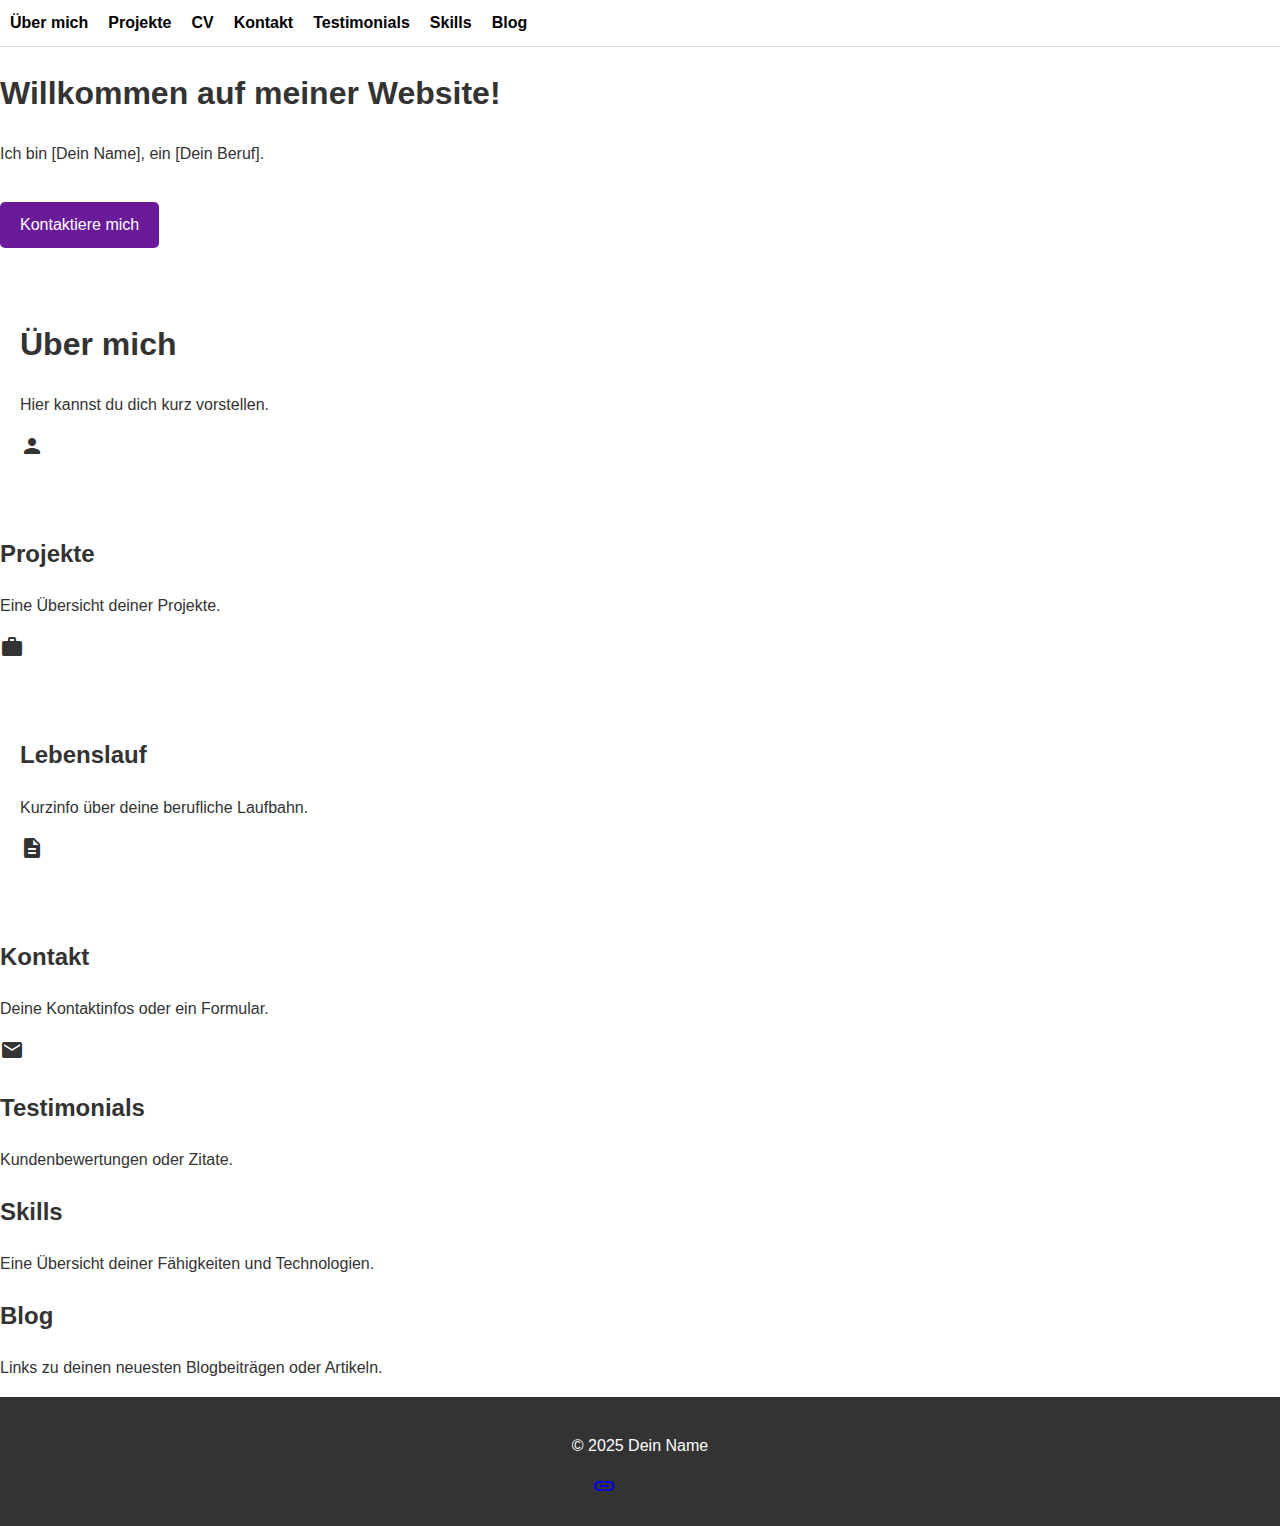
<file: index.html>
<!DOCTYPE html>
<html lang="de">
<head>
    <meta charset="UTF-8">
    <meta name="viewport" content="width=device-width, initial-scale=1.0">
    <title>Meine Online-Visitenkarte</title>
    <link rel="stylesheet" href="styles.css">
    <link href="https://fonts.googleapis.com/css2?family=Roboto:wght@300;400;700&display=swap" rel="stylesheet">
    <link href="https://fonts.googleapis.com/icon?family=Material+Icons" rel="stylesheet">
</head>
<body>
    <header>
        <nav>
            <label for="menu-toggle" class="menu-icon"><span class="material-icons">menu</span></label>
            <input type="checkbox" id="menu-toggle">
            <ul>
                <li><a href="#about">Über mich</a></li>
                <li><a href="#projects">Projekte</a></li>
                <li><a href="#cv">CV</a></li>
                <li><a href="#contact">Kontakt</a></li>
                <li><a href="#testimonials">Testimonials</a></li>
                <li><a href="#skills">Skills</a></li>
                <li><a href="#blog">Blog</a></li>
            </ul>
        </nav>
    </header>
    <section id="hero">
        <h1>Willkommen auf meiner Website!</h1>
        <p>Ich bin [Dein Name], ein [Dein Beruf].</p>
        <a href="#contact" class="cta-button">Kontaktiere mich</a>
    </section>
    <section id="about">
        <h1>Über mich</h1>
        <p>Hier kannst du dich kurz vorstellen.</p>
        <span class="material-icons">person</span>
    </section>
    <section id="projects">
        <h2>Projekte</h2>
        <p>Eine Übersicht deiner Projekte.</p>
        <span class="material-icons">work</span>
    </section>
    <section id="cv">
        <h2>Lebenslauf</h2>
        <p>Kurzinfo über deine berufliche Laufbahn.</p>
        <span class="material-icons">description</span>
    </section>
    <section id="contact">
        <h2>Kontakt</h2>
        <p>Deine Kontaktinfos oder ein Formular.</p>
        <span class="material-icons">email</span>
    </section>
    <section id="testimonials">
        <h2>Testimonials</h2>
        <p>Kundenbewertungen oder Zitate.</p>
    </section>
    <section id="skills">
        <h2>Skills</h2>
        <p>Eine Übersicht deiner Fähigkeiten und Technologien.</p>
    </section>
    <section id="blog">
        <h2>Blog</h2>
        <p>Links zu deinen neuesten Blogbeiträgen oder Artikeln.</p>
    </section>
    <footer>
        <p>&copy; 2025 Dein Name</p>
        <div class="social-media">
            <a href="https://twitter.com/deinprofil" target="_blank"><span class="material-icons">twitter</span></a>
            <a href="https://linkedin.com/in/deinprofil" target="_blank"><span class="material-icons">linkedin</span></a>
            <a href="https://github.com/deinprofil" target="_blank"><span class="material-icons">github</span></a>
        </div>
    </footer>
</body>
</html>
</file>
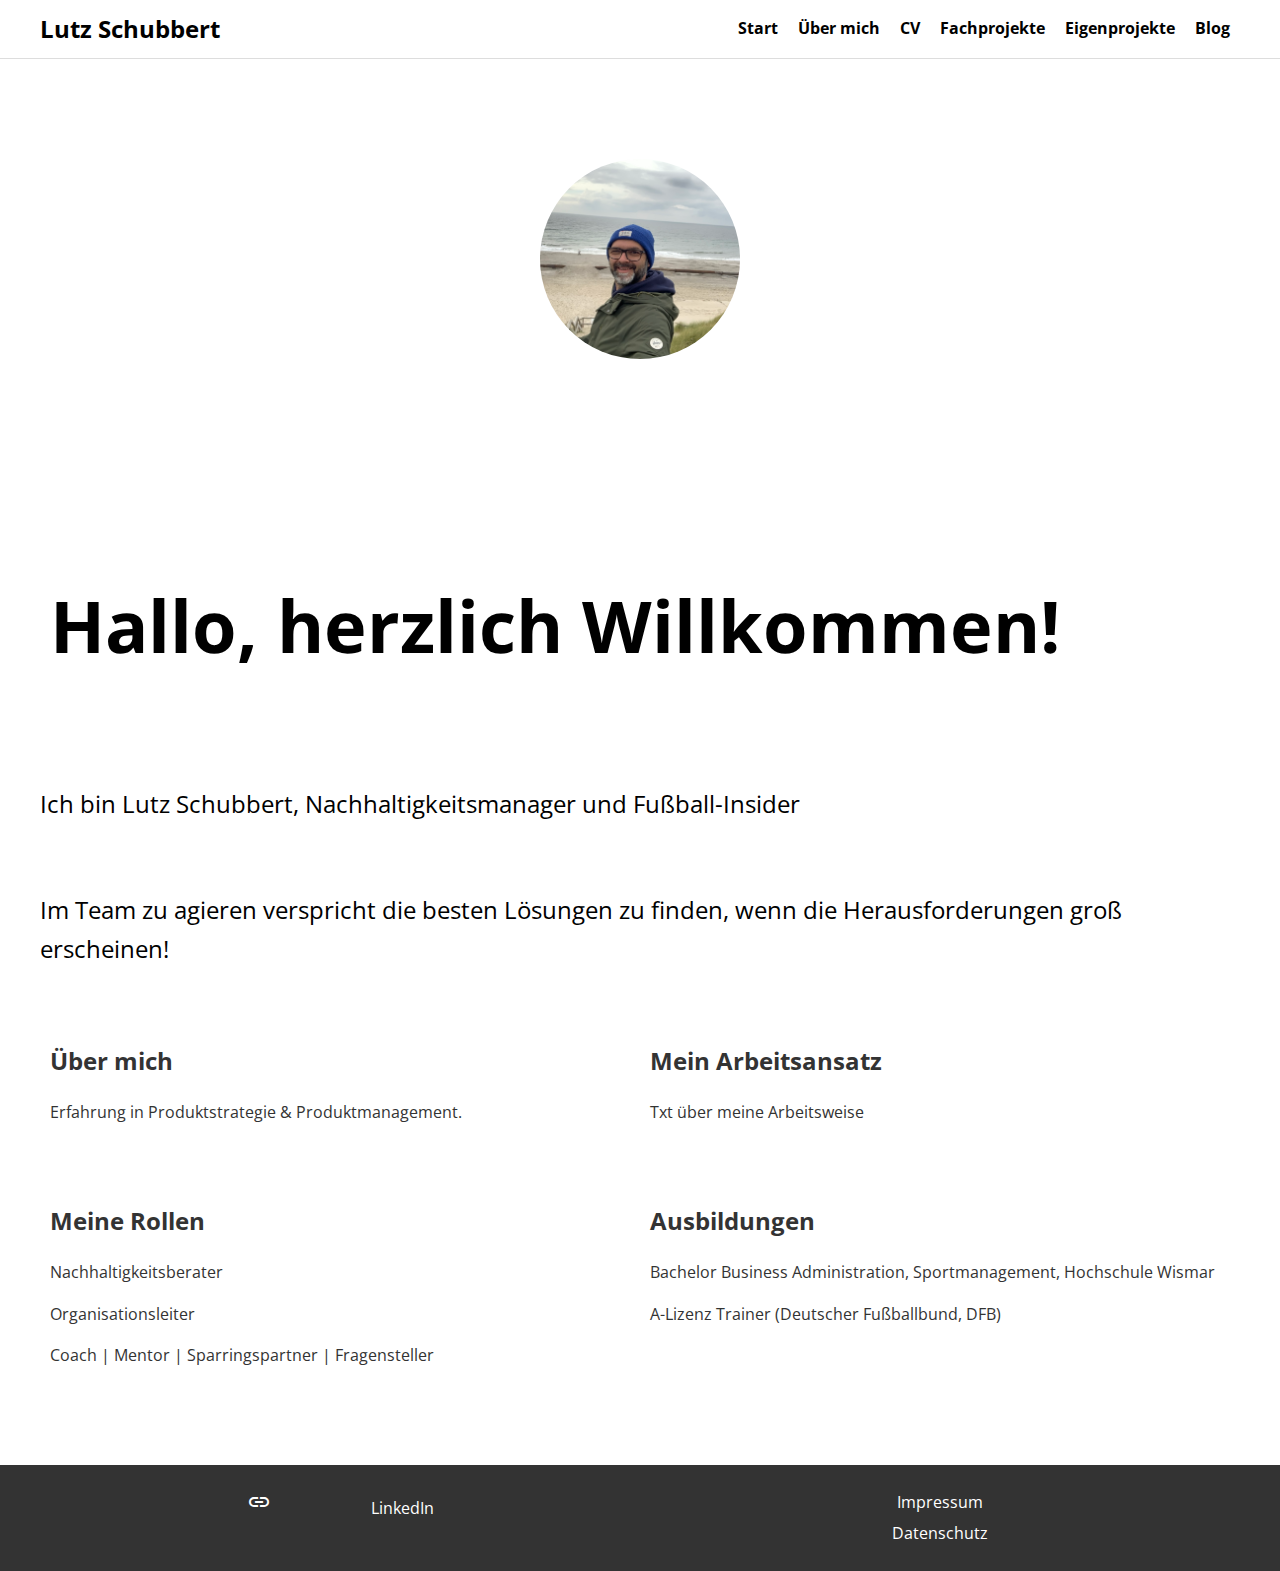
<file: about.html>
<!DOCTYPE html>
<html lang="de">
<head>
    <meta charset="UTF-8">
    <meta name="viewport" content="width=device-width, initial-scale=1.0">
    <title>Über mich - Meine Online-Visitenkarte</title>
    <link rel="stylesheet" href="styles.css">
    <link href="https://fonts.googleapis.com/css2?family=Open+Sans:wght@400;700&display=swap" rel="stylesheet">
    <link href="https://fonts.googleapis.com/icon?family=Material+Icons" rel="stylesheet">
</head>
<body>
    <header>
        <div class="header-content">
            <div class="site-name">Lutz Schubbert</div>
            <nav>
                <label for="menu-toggle" class="menu-icon"><span class="material-icons">menu</span></label>
                <input type="checkbox" id="menu-toggle">
                <ul>
                    <li><a href="index.html">Start</a></li>
                    <li><a href="about.html">Über mich</a></li>
                    <li><a href="cv.html">CV</a></li>
                    <li><a href="fachprojekte.html">Fachprojekte</a></li>
                    <li><a href="eigenprojekte.html">Eigenprojekte</a></li>
                    <li><a href="blog.html">Blog</a></li>
                </ul>
            </nav>
        </div>
    </header>
    <section id="hero" class="hero-about-page">
        <div class="hero-content">
            <div class="circle-image" style="background-image: url('docs/ls_strand.jpg');"></div>
        </div>
    </section>
    <section id="about">
        <div class="about-content">
            <div class="row">
                <div class="column large-text black-text">
                    <h1>Hallo, herzlich Willkommen!</h1>
                </div>
            </div>
            <div class="row">
                <p class="medium-text">Ich bin Lutz Schubbert, Nachhaltigkeitsmanager und Fußball-Insider</p>
            </div>
            <div class="row">
                <p class="medium-text">Im Team zu agieren verspricht die besten Lösungen zu finden, wenn die Herausforderungen groß erscheinen!</p>
            </div>
            <div class="row">
                <div class="column">
                    <h2>Über mich</h2>
                    <p>Erfahrung in Produktstrategie & Produktmanagement.</p>
                </div>
                <div class="column">
                    <h2>Mein Arbeitsansatz</h2>
                    <p> Txt über meine Arbeitsweise</p>
                </div>
            </div>
            <div class="row">
                <div class="column">
                    <h2>Meine Rollen</h2>
                    <p>Nachhaltigkeitsberater</p>
                    <p>Organisationsleiter</p>
                    <p>Coach | Mentor | Sparringspartner | Fragensteller</p>
                </div>
                <div class="column">
                    <h2>Ausbildungen</h2>
                    <p>Bachelor Business Administration, Sportmanagement, Hochschule Wismar</p>
                    <p>A-Lizenz Trainer (Deutscher Fußballbund, DFB)</p>
                </div>
            </div>
        </div>
    </section>
    <footer>
        <div class="footer-content">
            <div class="footer-column">
                <a href="https://www.linkedin.com/in/deinprofil" target="_blank">
                    <span class="material-icons">linkedin</span> LinkedIn
                </a>
            </div>
            <div class="footer-column">
                <a href="impressum.html">Impressum</a>
                <a href="datenschutz.html">Datenschutz</a>
            </div>
        </div>
    </footer>
</body>
</html>
</file>
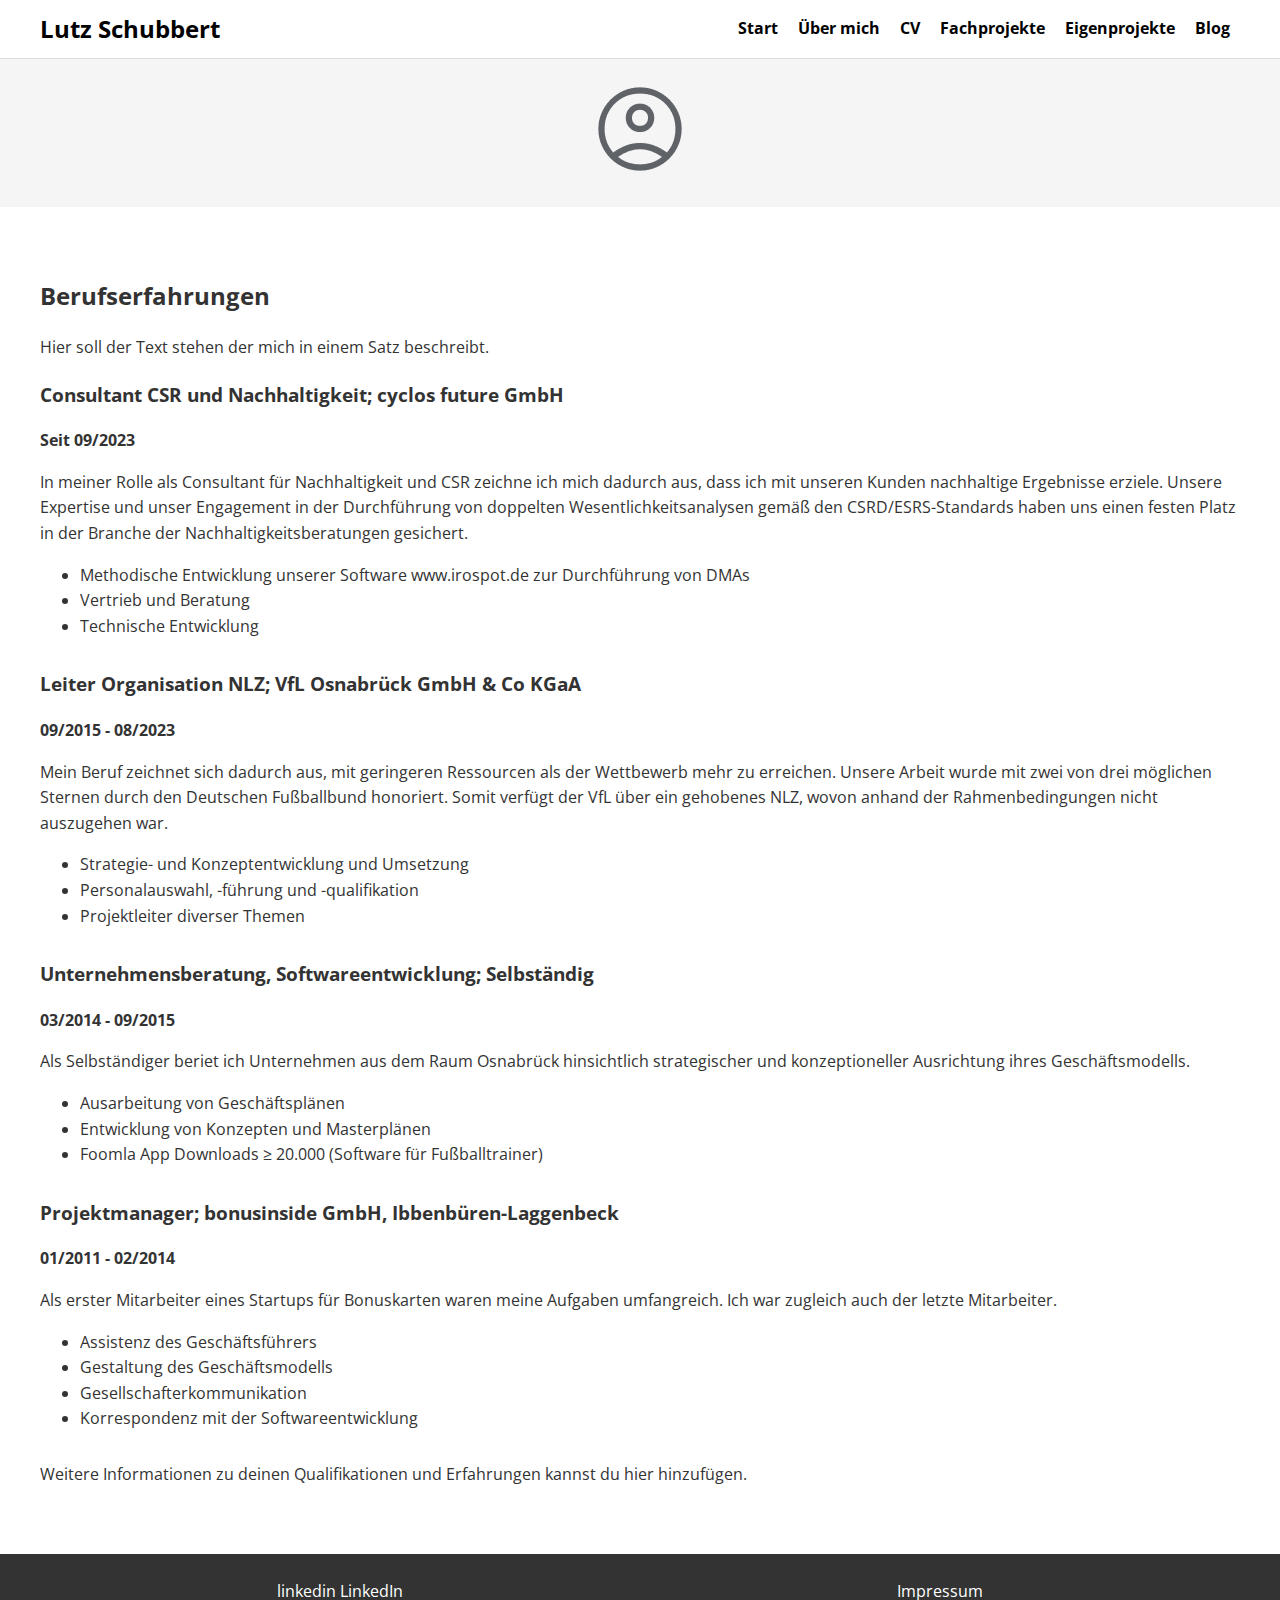
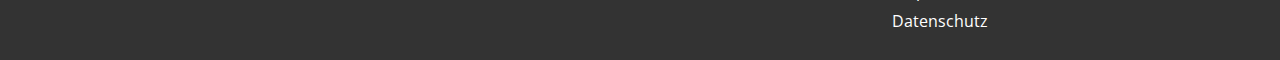
<file: cv.html>
<!DOCTYPE html>
<html lang="de">
<head>
    <meta charset="UTF-8">
    <meta name="viewport" content="width=device-width, initial-scale=1.0">
    <title>CV - Lutz Schubbert</title>
    <link rel="stylesheet" href="styles.css">
    <link href="https://fonts.googleapis.com/css2?family=Open+Sans:wght@400;700&display=swap" rel="stylesheet">
</head>
<body>
    <header>
        <div class="header-content">
            <div class="site-name">Lutz Schubbert</div>
            <nav>
                <label for="menu-toggle" class="menu-icon"><span class="material-icons">menu</span></label>
                <input type="checkbox" id="menu-toggle">
                <ul>
                    <li><a href="index.html">Start</a></li>
                    <li><a href="about.html">Über mich</a></li>
                    <li><a href="cv.html">CV</a></li>
                    <li><a href="fachprojekte.html">Fachprojekte</a></li>
                    <li><a href="eigenprojekte.html">Eigenprojekte</a></li>
                    <li><a href="blog.html">Blog</a></li>
                </ul>
            </nav>
        </div>
    </header>
    <section id="hero" class="icon-section">
        <div class="icon-content">
            <img src="docs/account_circle.png" alt="Account Circle Icon" class="icon-image">
        </div>
    </section>
    <section id="cv">
        <div class="cv-content">
            <h2>Berufserfahrungen</h2>
            <p>Hier soll der Text stehen der mich in einem Satz beschreibt.</p>
            <div class="experience">
                <h3>Consultant CSR und Nachhaltigkeit; cyclos future GmbH</h3>
                <p><strong>Seit 09/2023</strong></p>
                <p>In meiner Rolle als Consultant für Nachhaltigkeit und CSR zeichne ich mich dadurch aus, dass ich mit unseren Kunden nachhaltige Ergebnisse erziele. Unsere Expertise und unser Engagement in der Durchführung von doppelten Wesentlichkeitsanalysen gemäß den CSRD/ESRS-Standards haben uns einen festen Platz in der Branche der Nachhaltigkeitsberatungen gesichert.</p>
                <ul>
                    <li>Methodische Entwicklung unserer Software www.irospot.de zur Durchführung von DMAs</li>
                    <li>Vertrieb und Beratung</li>
                    <li>Technische Entwicklung</li>
                </ul>
            </div>
            <div class="experience">
                <h3>Leiter Organisation NLZ; VfL Osnabrück GmbH & Co KGaA</h3>
                <p><strong>09/2015 - 08/2023</strong></p>
                <p>Mein Beruf zeichnet sich dadurch aus, mit geringeren Ressourcen als der Wettbewerb mehr zu erreichen. Unsere Arbeit wurde mit zwei von drei möglichen Sternen durch den Deutschen Fußballbund honoriert. Somit verfügt der VfL über ein gehobenes NLZ, wovon anhand der Rahmenbedingungen nicht auszugehen war.</p>
                <ul>
                    <li>Strategie- und Konzeptentwicklung und Umsetzung</li>
                    <li>Personalauswahl, -führung und -qualifikation</li>
                    <li>Projektleiter diverser Themen</li>
                </ul>
            </div>
            <div class="experience">
                <h3>Unternehmensberatung, Softwareentwicklung; Selbständig</h3>
                <p><strong>03/2014 - 09/2015</strong></p>
                <p>Als Selbständiger beriet ich Unternehmen aus dem Raum Osnabrück hinsichtlich strategischer und konzeptioneller Ausrichtung ihres Geschäftsmodells.</p>
                <ul>
                    <li>Ausarbeitung von Geschäftsplänen</li>
                    <li>Entwicklung von Konzepten und Masterplänen</li>
                    <li>Foomla App Downloads ≥ 20.000 (Software für Fußballtrainer)</li>
                </ul>
            </div>
            <div class="experience">
                <h3>Projektmanager; bonusinside GmbH, Ibbenbüren-Laggenbeck</h3>
                <p><strong>01/2011 - 02/2014</strong></p>
                <p>Als erster Mitarbeiter eines Startups für Bonuskarten waren meine Aufgaben umfangreich. Ich war zugleich auch der letzte Mitarbeiter.</p>
                <ul>
                    <li>Assistenz des Geschäftsführers</li>
                    <li>Gestaltung des Geschäftsmodells</li>
                    <li>Gesellschafterkommunikation</li>
                    <li>Korrespondenz mit der Softwareentwicklung</li>
                </ul>
            </div>
            <p>Weitere Informationen zu deinen Qualifikationen und Erfahrungen kannst du hier hinzufügen.</p>
        </div>
    </section>
    <footer>
        <div class="footer-content">
            <div class="footer-column">
                <a href="https://www.linkedin.com/in/deinprofil" target="_blank">
                    <span class="material-icons">linkedin</span> LinkedIn
                </a>
            </div>
            <div class="footer-column">
                <a href="impressum.html">Impressum</a>
                <a href="datenschutz.html">Datenschutz</a>
            </div>
        </div>
    </footer>
</body>
</html>
</file>
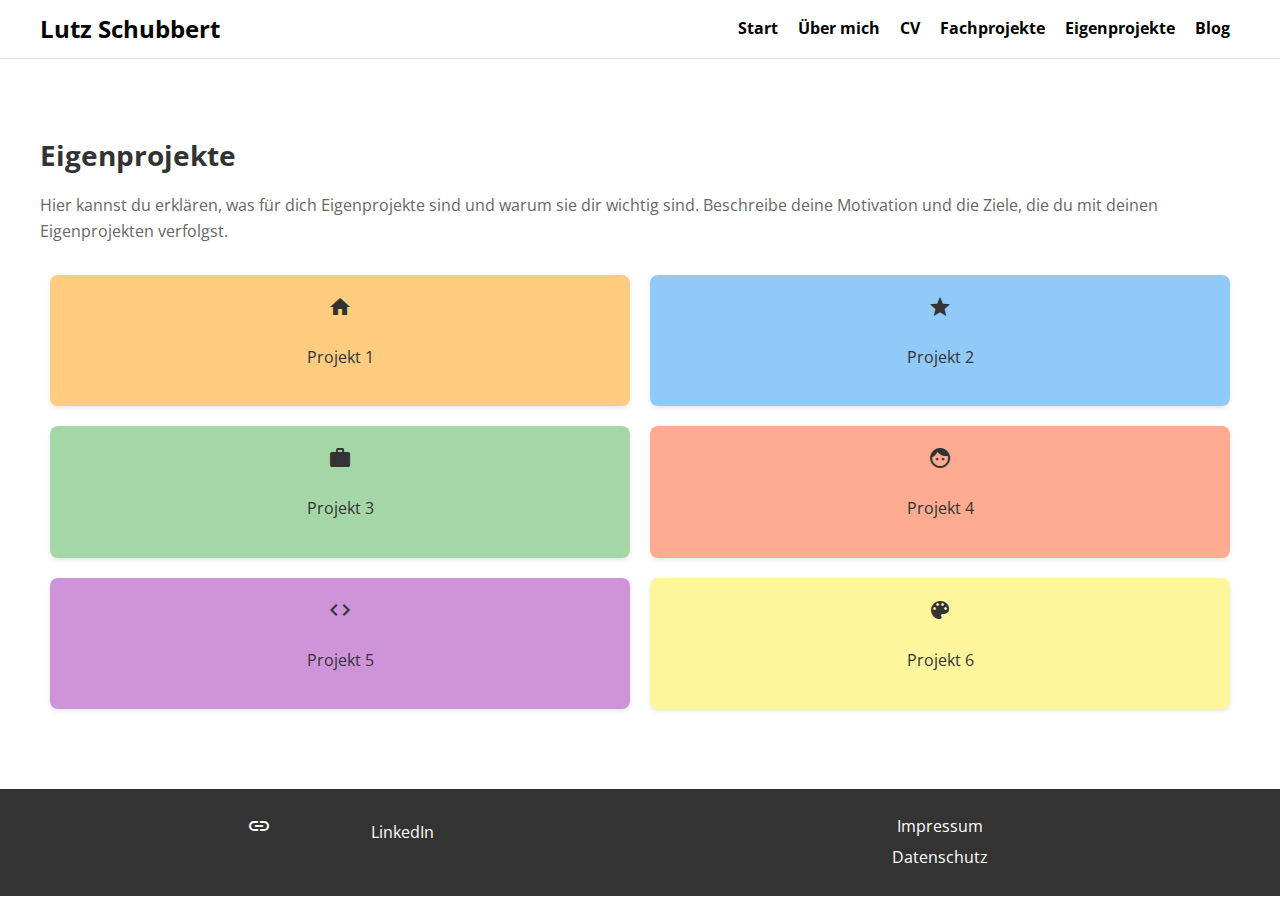
<file: eigenprojekte.html>
<!DOCTYPE html>
<html lang="de">
<head>
    <meta charset="UTF-8">
    <meta name="viewport" content="width=device-width, initial-scale=1.0">
    <title>Eigenprojekte - Lutz Schubbert</title>
    <link rel="stylesheet" href="styles.css">
    <link href="https://fonts.googleapis.com/css2?family=Open+Sans:wght@400;700&display=swap" rel="stylesheet">
    <link href="https://fonts.googleapis.com/icon?family=Material+Icons" rel="stylesheet">
</head>
<body>
    <header>
        <div class="header-content">
            <div class="site-name">Lutz Schubbert</div>
            <nav>
                <label for="menu-toggle" class="menu-icon"><span class="material-icons">menu</span></label>
                <input type="checkbox" id="menu-toggle">
                <ul>
                    <li><a href="index.html">Start</a></li>
                    <li><a href="about.html">Über mich</a></li>
                    <li><a href="cv.html">CV</a></li>
                    <li><a href="fachprojekte.html">Fachprojekte</a></li>
                    <li><a href="eigenprojekte.html">Eigenprojekte</a></li>
                    <li><a href="blog.html">Blog</a></li>
                </ul>
            </nav>
        </div>
    </header>
    <section id="eigenprojekte">
        <div class="eigenprojekte-content">
            <div class="intro-text">
                <h2>Eigenprojekte</h2>
                <p>Hier kannst du erklären, was für dich Eigenprojekte sind und warum sie dir wichtig sind. Beschreibe deine Motivation und die Ziele, die du mit deinen Eigenprojekten verfolgst.</p>
            </div>
            <div class="kachel-container">
                <div class="kachel kachel-1">
                    <span class="material-icons kachel-icon">home</span>
                    <p>Projekt 1</p>
                </div>
                <div class="kachel kachel-2">
                    <span class="material-icons kachel-icon">star</span>
                    <p>Projekt 2</p>
                </div>
                <div class="kachel kachel-3">
                    <span class="material-icons kachel-icon">work</span>
                    <p>Projekt 3</p>
                </div>
                <div class="kachel kachel-4">
                    <span class="material-icons kachel-icon">face</span>
                    <p>Projekt 4</p>
                </div>
                <div class="kachel kachel-5">
                    <span class="material-icons kachel-icon">code</span>
                    <p>Projekt 5</p>
                </div>
                <div class="kachel kachel-6">
                    <span class="material-icons kachel-icon">palette</span>
                    <p>Projekt 6</p>
                </div>
                <!-- Weitere Kacheln können hier hinzugefügt werden -->
            </div>
        </div>
    </section>
    <footer>
        <div class="footer-content">
            <div class="footer-column">
                <a href="https://www.linkedin.com/in/deinprofil" target="_blank">
                    <span class="material-icons">linkedin</span> LinkedIn
                </a>
            </div>
            <div class="footer-column">
                <a href="impressum.html">Impressum</a>
                <a href="datenschutz.html">Datenschutz</a>
            </div>
        </div>
    </footer>
</body>
</html>
</file>
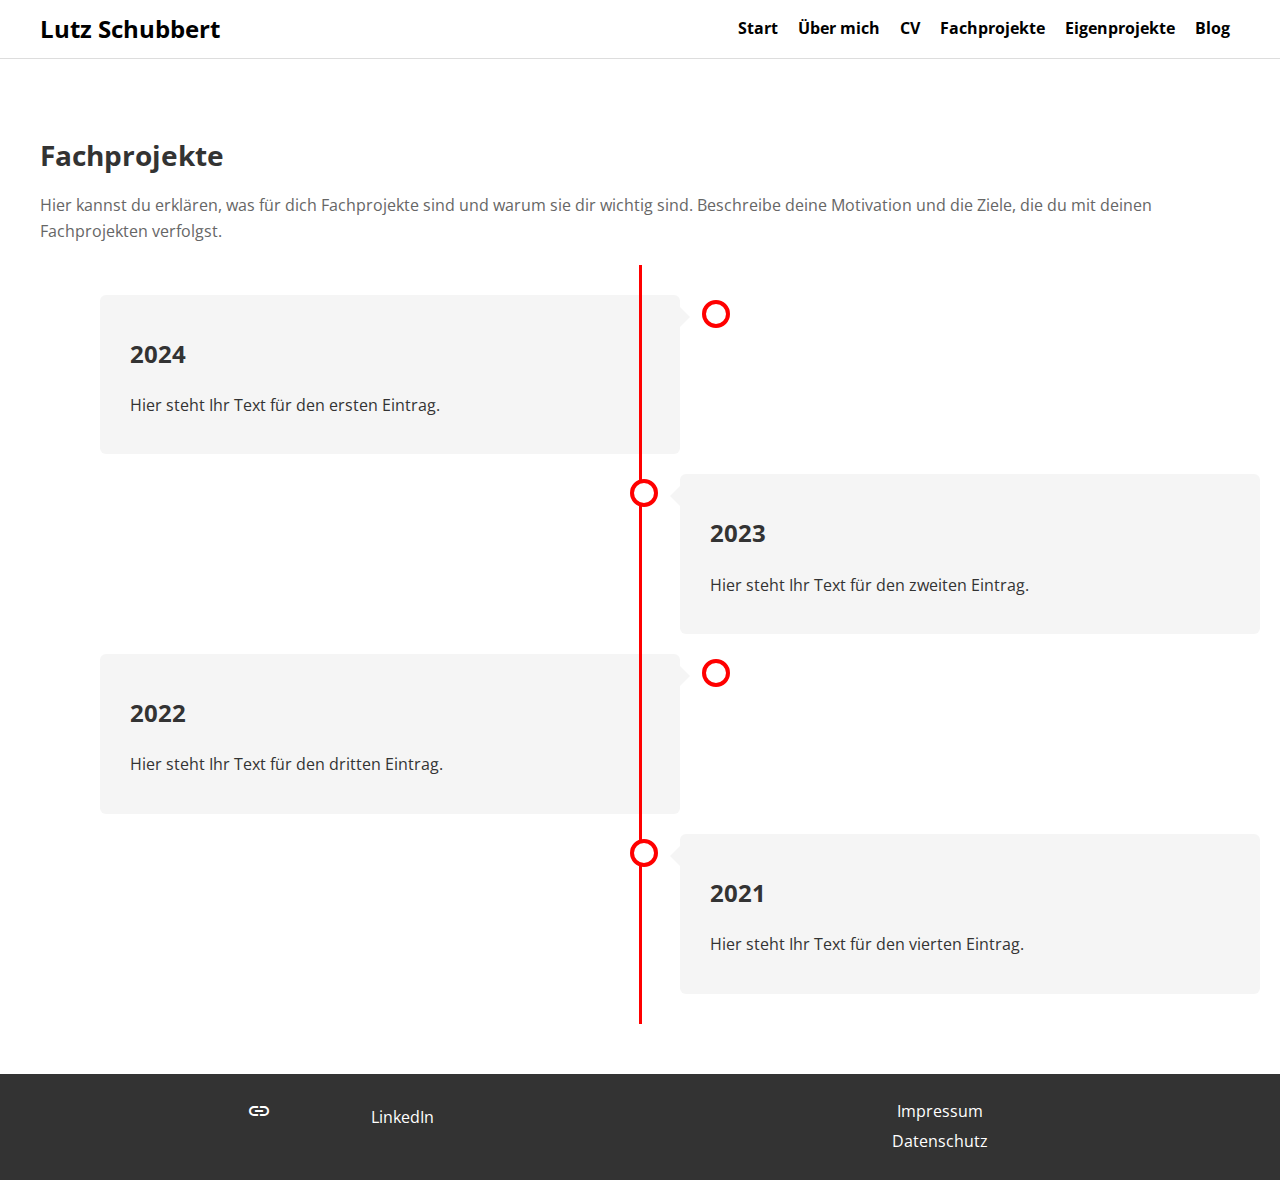
<file: fachprojekte.html>
<!DOCTYPE html>
<html lang="de">
<head>
    <meta charset="UTF-8">
    <meta name="viewport" content="width=device-width, initial-scale=1.0">
    <title>Fachprojekte - Lutz Schubbert</title>
    <link rel="stylesheet" href="styles.css">
    <link href="https://fonts.googleapis.com/css2?family=Open+Sans:wght@400;700&display=swap" rel="stylesheet">
    <link href="https://fonts.googleapis.com/icon?family=Material+Icons" rel="stylesheet">
</head>
<body>
    <header>
        <div class="header-content">
            <div class="site-name">Lutz Schubbert</div>
            <nav>
                <label for="menu-toggle" class="menu-icon"><span class="material-icons">menu</span></label>
                <input type="checkbox" id="menu-toggle">
                <ul>
                    <li><a href="index.html">Start</a></li>
                    <li><a href="about.html">Über mich</a></li>
                    <li><a href="cv.html">CV</a></li>
                    <li><a href="fachprojekte.html">Fachprojekte</a></li>
                    <li><a href="eigenprojekte.html">Eigenprojekte</a></li>
                    <li><a href="blog.html">Blog</a></li>
                </ul>
            </nav>
        </div>
    </header>
    <section id="fachprojekte">
        <div class="fachprojekte-content">
            <div class="intro-text">
                <h2>Fachprojekte</h2>
                <p>Hier kannst du erklären, was für dich Fachprojekte sind und warum sie dir wichtig sind. Beschreibe deine Motivation und die Ziele, die du mit deinen Fachprojekten verfolgst.</p>
            </div>
            <div class="timeline">
                <div class="container left">
                    <div class="content">
                        <h2>2024</h2>
                        <p>Hier steht Ihr Text für den ersten Eintrag.</p>
                    </div>
                </div>
                <div class="container right">
                    <div class="content">
                        <h2>2023</h2>
                        <p>Hier steht Ihr Text für den zweiten Eintrag.</p>
                    </div>
                </div>
                <div class="container left">
                    <div class="content">
                        <h2>2022</h2>
                        <p>Hier steht Ihr Text für den dritten Eintrag.</p>
                    </div>
                </div>
                <div class="container right">
                    <div class="content">
                        <h2>2021</h2>
                        <p>Hier steht Ihr Text für den vierten Eintrag.</p>
                    </div>
                </div>
            </div>
        </div>
    </section>
    <footer>
        <div class="footer-content">
            <div class="footer-column">
                <a href="https://www.linkedin.com/in/deinprofil" target="_blank">
                    <span class="material-icons">linkedin</span> LinkedIn
                </a>
            </div>
            <div class="footer-column">
                <a href="impressum.html">Impressum</a>
                <a href="datenschutz.html">Datenschutz</a>
            </div>
        </div>
    </footer>
</body>
</html>
</file>
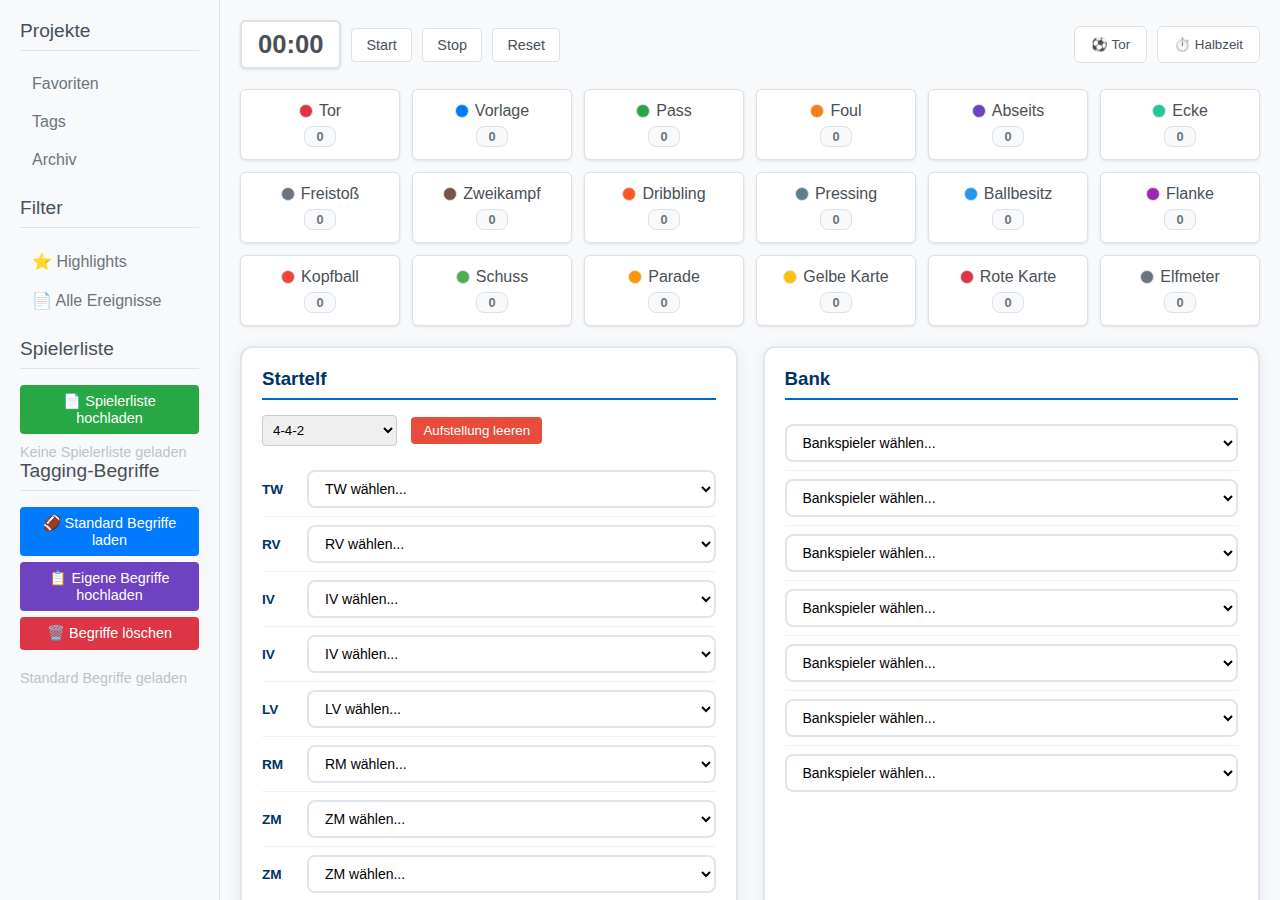
<file: fussball_html_tagger.html>
<!DOCTYPE html>
<html lang="de">
<head>
    <meta charset="UTF-8">
    <meta name="viewport" content="width=device-width, initial-scale=1.0">
    <title>Live‑Tagging Modell</title>
    <!-- Basic styling for the static click model.  
         The layout is kept simple and flexible using flexbox.  
         Colors and spacing are chosen to clearly separate the different areas of the UI. -->
    <style>
        body {
            margin: 0;
            font-family: 'Helvetica Neue', Helvetica, Arial, sans-serif;
            display: flex;
            height: 100vh;
            background-color: #f8f9fa;
            color: #1a1a1a;
        }
        /* Sidebar containing the project list */
        #sidebar {
            width: 220px;
            background: #f8f9fa;
            color: #495057;
            padding: 20px;
            box-sizing: border-box;
            overflow-y: auto;
            border-right: 1px solid #dee2e6;
        }
        #sidebar h2 {
            margin-top: 0;
            font-size: 1.2em;
            color: #495057;
            font-weight: 500;
            border-bottom: 1px solid #dee2e6;
            padding-bottom: 8px;
        }
        #sidebar ul {
            list-style: none;
            padding: 0;
            margin: 0 0 20px 0;
        }
        #sidebar li {
            padding: 8px 12px;
            margin-bottom: 4px;
            border-radius: 4px;
            cursor: pointer;
            transition: all 0.2s ease;
            color: #6c757d;
        }
        #sidebar li:hover {
            background: #e9ecef;
            color: #495057;
        }
        /* Main content area */
        #main {
            flex: 1;
            padding: 20px;
            box-sizing: border-box;
            overflow-y: auto;
            display: flex;
            flex-direction: column;
        }
        /* Timer and QuickTag section */
        #top-bar {
            display: flex;
            align-items: center;
            justify-content: space-between;
            margin-bottom: 20px;
        }
        #timer-container {
            display: flex;
            align-items: center;
            gap: 10px;
        }
        #timer {
            font-size: 1.6em;
            font-weight: 600;
            padding: 8px 16px;
            background: #ffffff;
            color: #495057;
            border: 2px solid #dee2e6;
            border-radius: 6px;
            box-shadow: 0 1px 3px rgba(0, 0, 0, 0.1);
        }
        #timer-buttons button {
            margin-right: 6px;
            padding: 8px 14px;
            font-size: 0.9em;
            border: 1px solid #dee2e6;
            border-radius: 4px;
            cursor: pointer;
            color: #495057;
            font-weight: 500;
            transition: all 0.2s ease;
            background: #ffffff;
        }
        #timer-buttons button.start:hover {
            background: #28a745;
            color: white;
            border-color: #28a745;
        }
        #timer-buttons button.stop:hover {
            background: #dc3545;
            color: white;
            border-color: #dc3545;
        }
        #timer-buttons button.reset:hover {
            background: #6c757d;
            color: white;
            border-color: #6c757d;
        }
        /* QuickTag buttons */
        #quick-tags {
            display: flex;
            gap: 10px;
        }
        #quick-tags button {
            padding: 10px 16px;
            border: 1px solid #dee2e6;
            border-radius: 6px;
            color: #495057;
            font-weight: 500;
            cursor: pointer;
            transition: all 0.2s ease;
            background: #ffffff;
        }
        #quick-tags button:hover {
            transform: translateY(-1px);
            box-shadow: 0 2px 8px rgba(0, 0, 0, 0.1);
        }
        /* Colors for different quick tags */
        .goal:hover {
            background: #dc3545;
            color: white;
            border-color: #dc3545;
        }
        .halftime:hover {
            background: #fd7e14;
            color: white;
            border-color: #fd7e14;
        }
        
        /* Event Protocol Section */
        #event-protocol {
            background: #ffffff;
            border: 1px solid #dee2e6;
            border-radius: 6px;
            margin-top: 20px;
            max-height: 300px;
            overflow: hidden;
            box-shadow: 0 1px 3px rgba(0, 0, 0, 0.1);
        }
        
        #event-protocol h3 {
            margin: 0;
            padding: 12px 16px;
            background: #f8f9fa;
            color: #495057;
            border-radius: 6px 6px 0 0;
            font-weight: 500;
            font-size: 1.1em;
            border-bottom: 1px solid #dee2e6;
        }
        
        #event-list {
            padding: 12px 16px;
            min-height: 100px;
            max-height: 250px;
            overflow-y: auto;
            background: #ffffff;
        }
        
        .event-item {
            display: flex;
            justify-content: space-between;
            align-items: center;
            padding: 8px 12px;
            margin-bottom: 6px;
            background: #f8f9fa;
            border-radius: 4px;
            border-left: 3px solid #6c757d;
            font-size: 0.9em;
            transition: all 0.2s ease;
        }
        
        .event-item:hover {
            background: #e9ecef;
        }
        
        .event-item:last-child {
            margin-bottom: 0;
        }
        
        .event-time {
            font-weight: 600;
            color: #495057;
            min-width: 60px;
            font-size: 0.95em;
        }
        
        .event-type {
            font-weight: 500;
            margin-right: 10px;
            font-size: 1em;
        }
        
        .event-details {
            flex: 1;
            color: #6c757d;
            font-weight: 400;
        }
        
        .event-half {
            background: #6c757d;
            color: white;
            padding: 2px 8px;
            border-radius: 12px;
            font-size: 0.8em;
            font-weight: 500;
            min-width: 25px;
            text-align: center;
        }
        
        /* Modal Dialog */
        .modal {
            display: none;
            position: fixed;
            z-index: 1000;
            left: 0;
            top: 0;
            width: 100%;
            height: 100%;
            background-color: rgba(0, 0, 0, 0.5);
        }
        
        .modal-content {
            background-color: #ffffff;
            margin: 10% auto;
            padding: 0;
            border-radius: 8px;
            width: 85%;
            max-width: 500px;
            position: relative;
            box-shadow: 0 4px 20px rgba(0, 0, 0, 0.15);
            border: 1px solid #dee2e6;
        }
        
        .modal-header {
            background: #f8f9fa;
            color: #495057;
            padding: 16px 20px;
            margin: 0;
            border-bottom: 1px solid #dee2e6;
            border-radius: 8px 8px 0 0;
        }
        
        .modal-header h3 {
            margin: 0;
            color: #495057;
            font-weight: 500;
            font-size: 1.2em;
        }
        
        .close {
            position: absolute;
            right: 16px;
            top: 16px;
            color: #6c757d;
            font-size: 24px;
            font-weight: 300;
            cursor: pointer;
            transition: all 0.2s ease;
            width: 30px;
            height: 30px;
            display: flex;
            align-items: center;
            justify-content: center;
            border-radius: 50%;
        }
        
        .close:hover {
            background: #e9ecef;
            color: #495057;
        }
        
        .form-group {
            margin-bottom: 16px;
            padding: 0 20px;
        }
        
        .form-group:first-of-type {
            margin-top: 20px;
        }
        
        .form-group label {
            display: block;
            margin-bottom: 6px;
            font-weight: 500;
            color: #495057;
            font-size: 0.9em;
        }
        
        .form-group select,
        .form-group input {
            width: 100%;
            padding: 10px 12px;
            border: 1px solid #dee2e6;
            border-radius: 4px;
            font-size: 14px;
            transition: all 0.2s ease;
            box-sizing: border-box;
        }
        
        .form-group select:focus,
        .form-group input:focus {
            outline: none;
            border-color: #80bdff;
            box-shadow: 0 0 0 2px rgba(0, 123, 255, 0.25);
        }
        
        .modal-buttons {
            display: flex;
            gap: 10px;
            justify-content: flex-end;
            margin: 20px;
            margin-top: 24px;
            padding-top: 16px;
            border-top: 1px solid #dee2e6;
        }
        
        .modal-buttons button {
            padding: 10px 20px;
            border: 1px solid #dee2e6;
            border-radius: 4px;
            cursor: pointer;
            font-weight: 500;
            font-size: 0.9em;
            transition: all 0.2s ease;
            background: #ffffff;
            color: #495057;
        }
        
        .btn-primary {
            background: #007bff;
            color: white;
            border-color: #007bff;
        }
        
        .btn-primary:hover {
            background: #0056b3;
            border-color: #0056b3;
        }
        
        .btn-secondary {
            background: #6c757d;
            color: white;
            border-color: #6c757d;
        }
        
        .btn-secondary:hover {
            background: #545b62;
            border-color: #545b62;
        }
        /* Tagging grid for custom events */
        #tagging-grid {
            display: grid;
            grid-template-columns: repeat(auto-fill, minmax(140px, 1fr));
            gap: 12px;
            margin-bottom: 20px;
        }
        .tag-button {
            display: flex;
            flex-direction: column;
            align-items: center;
            justify-content: center;
            padding: 12px 10px;
            border-radius: 6px;
            color: #495057;
            cursor: pointer;
            transition: all 0.2s ease;
            font-weight: 500;
            background: #ffffff;
            border: 1px solid #dee2e6;
            box-shadow: 0 1px 3px rgba(0, 0, 0, 0.1);
        }
        .tag-button:hover {
            transform: translateY(-2px);
            box-shadow: 0 3px 8px rgba(0, 0, 0, 0.15);
            border-color: #6c757d;
        }
        .tag-count {
            margin-top: 6px;
            font-size: 0.8em;
            font-weight: 600;
            background: #f8f9fa;
            color: #6c757d;
            padding: 2px 6px;
            border-radius: 8px;
            min-width: 18px;
            text-align: center;
            border: 1px solid #dee2e6;
        }
        /* Player lists */
        #players-section {
            display: flex;
            gap: 25px;
            margin-bottom: 25px;
        }
        .player-list {
            flex: 1;
            background: white;
            padding: 20px;
            border-radius: 12px;
            box-shadow: 0 3px 15px rgba(0, 51, 102, 0.08);
            border: 2px solid #e0e6ed;
        }
        .player-list h3 {
            margin-top: 0;
            margin-bottom: 15px;
            color: #003366;
            font-weight: 600;
            border-bottom: 2px solid #0066cc;
            padding-bottom: 8px;
        }
        .player-list ul {
            list-style: none;
            padding: 0;
        }
        .player-list li {
            padding: 8px 0;
            display: flex;
            align-items: center;
            justify-content: space-between;
            border-bottom: 1px solid #f0f2f5;
        }
        .player-list li:last-child {
            border-bottom: none;
        }
        .player-select {
            flex: 1;
            padding: 8px 12px;
            border: 2px solid #e0e6ed;
            border-radius: 8px;
            background: white;
            transition: all 0.3s ease;
            font-size: 14px;
        }
        .player-select:focus {
            outline: none;
            border-color: #0066cc;
            box-shadow: 0 0 0 3px rgba(0, 102, 204, 0.1);
        }
        .position-label {
            width: 35px;
            font-size: 0.85em;
            color: #003366;
            margin-right: 10px;
            font-weight: 600;
        }
        
        /* Substitution section */
        #substitution-section h3 {
            margin-top: 0;
            margin-bottom: 10px;
        }
        
        /* Upload section */
        #player-upload-section {
            margin-top: 15px;
        }
        
        /* Tags management section */
        #tags-management-section {
            margin-top: 15px;
        }
        
        #tags-management-section button {
            font-size: 0.9em;
            transition: background-color 0.2s;
        }
        
        #tags-management-section button:hover {
            opacity: 0.9;
        }
        /* Notes section */
        #notes-section {
            margin-bottom: 20px;
        }
        #notes-section h3 {
            margin-top: 0;
        }
        #note-input {
            width: 100%;
            min-height: 80px;
            padding: 8px;
            border: 1px solid #ccc;
            border-radius: 4px;
            resize: vertical;
        }
        #player-select {
            width: 100%;
            padding: 6px;
            border-radius: 4px;
            border: 1px solid #ccc;
            margin-top: 6px;
        }
        /* Export buttons */
        #export-section {
            margin-top: auto;
            display: flex;
            gap: 10px;
        }
        #export-section button {
            padding: 10px 16px;
            border: 1px solid #dee2e6;
            border-radius: 4px;
            cursor: pointer;
            color: #495057;
            font-weight: 500;
            font-size: 0.9em;
            transition: all 0.2s ease;
            background: #ffffff;
            flex: 1;
        }
        #export-section button:hover {
            transform: translateY(-1px);
            box-shadow: 0 2px 8px rgba(0, 0, 0, 0.1);
        }
        #export-xml:hover {
            background: #007bff;
            color: white;
            border-color: #007bff;
        }
        #export-json:hover {
            background: #28a745;
            color: white;
            border-color: #28a745;
        }
        
        /* Mobile Optimierungen */
        @media (max-width: 768px) {
            body {
                flex-direction: column;
            }
            
            #sidebar {
                width: 100%;
                height: auto;
                padding: 15px;
                order: 2;
                transition: max-height 0.3s ease;
                overflow: hidden;
            }
            
            #sidebar.collapsed {
                max-height: 0;
                padding: 0 15px;
            }
            
            #sidebar.expanded {
                max-height: 500px;
            }
            
            #mobile-nav {
                display: block;
                background: #2c3e50;
                color: #ecf0f1;
                padding: 15px;
                text-align: center;
                cursor: pointer;
                order: 0;
                font-weight: bold;
            }
            
            #mobile-nav:before {
                content: "▼ ";
                transition: transform 0.3s ease;
            }
            
            #mobile-nav.collapsed:before {
                transform: rotate(-90deg);
                content: "▶ ";
            }
            
            #sidebar h2 {
                font-size: 1.2em;
                margin-bottom: 10px;
            }
            
            #sidebar ul {
                display: flex;
                flex-wrap: wrap;
                gap: 5px;
                margin-bottom: 10px;
            }
            
            #sidebar li {
                padding: 6px 12px;
                margin-bottom: 0;
                font-size: 0.9em;
            }
            
            #main {
                order: 1;
                padding: 15px;
                height: auto;
            }
            
            #top-bar {
                flex-direction: column;
                gap: 15px;
                align-items: stretch;
                margin-bottom: 15px;
            }
            
            #timer-container {
                justify-content: center;
                flex-wrap: wrap;
                gap: 8px;
            }
            
            #timer {
                font-size: 1.5em;
                padding: 8px 20px;
            }
            
            #timer-buttons button {
                padding: 12px 16px;
                font-size: 1em;
                margin-right: 8px;
                min-height: 44px;
            }
            
            #quick-tags {
                display: grid;
                grid-template-columns: 1fr 1fr;
                gap: 10px;
            }
            
            .modal-content {
                margin: 5% auto;
                width: 95%;
                max-width: none;
            }
            
            #event-protocol {
                max-height: 200px;
            }
            
            #quick-tags button {
                padding: 15px 20px;
                font-size: 1em;
                min-height: 44px;
            }
            
            #tagging-grid {
                grid-template-columns: repeat(auto-fill, minmax(120px, 1fr));
                gap: 10px;
                margin-bottom: 15px;
            }
            
            .tag-button {
                padding: 15px 10px;
                min-height: 60px;
                font-size: 0.9em;
            }
            
            #players-section {
                flex-direction: column;
                gap: 15px;
                margin-bottom: 15px;
            }
            
            .player-select {
                padding: 12px 10px;
                font-size: 16px; /* Verhindert Zoom auf iOS */
                min-height: 20px;
            }
            
            #substitution-section > div {
                flex-direction: column;
                gap: 8px;
            }
            
            #sub-out-select,
            #sub-in-select,
            #formation-select {
                padding: 12px;
                font-size: 16px;
                min-height: 44px;
            }
            
            #make-substitution-btn,
            #clear-lineup-btn,
            #upload-players-btn,
            #default-tags-btn,
            #upload-tags-btn,
            #clear-tags-btn {
                padding: 12px 16px;
                min-height: 44px;
                font-size: 1em;
            }
            
            #note-input {
                padding: 12px;
                font-size: 16px; /* Verhindert Zoom auf iOS */
                min-height: 100px;
            }
            
            #player-select {
                padding: 12px;
                font-size: 16px; /* Verhindert Zoom auf iOS */
                min-height: 44px;
            }
            
            #export-section {
                flex-direction: column;
                gap: 10px;
            }
            
            #export-section button {
                padding: 15px 20px;
                font-size: 1em;
                min-height: 44px;
            }
        }
        
        @media (max-width: 480px) {
            #main {
                padding: 10px;
            }
            
            #timer {
                font-size: 1.3em;
                padding: 6px 15px;
            }
            
            #quick-tags {
                grid-template-columns: 1fr;
            }
            
            #tagging-grid {
                grid-template-columns: repeat(2, 1fr);
                gap: 8px;
            }
            
            .tag-button {
                padding: 12px 8px;
                min-height: 55px;
                font-size: 0.85em;
            }
            
            .player-list h3 {
                font-size: 1.1em;
            }
        }
        
        /* Touch-Optimierungen */
        #mobile-nav {
            display: none;
        }
        
        @media (hover: none) and (pointer: coarse) {
            .tag-button:active,
            #quick-tags button:active,
            #timer-buttons button:active,
            #export-section button:active {
                transform: scale(0.95);
                transition: transform 0.1s ease;
            }
            
            /* Entfernt Hover-Effekte auf Touch-Geräten */
            #sidebar li:hover {
                background: inherit;
            }
        }
    </style>
</head>
<body>
    <div id="mobile-nav">Navigation & Filter</div>
    <div id="sidebar" class="collapsed">
        <h2>Projekte</h2>
        <ul>
            <li>Favoriten</li>
            <li>Tags</li>
            <li>Archiv</li>
        </ul>
        <h2>Filter</h2>
        <ul>
            <li>⭐ Highlights</li>
            <li>📄 Alle Ereignisse</li>
        </ul>
        
        <h2>Spielerliste</h2>
        <div id="player-upload-section">
            <input type="file" id="player-file-input" accept=".txt" style="display: none;">
            <button id="upload-players-btn" style="background: #28a745; color: white; border: none; padding: 8px 12px; border-radius: 4px; cursor: pointer; width: 100%; margin-bottom: 10px; font-weight: 500; font-size: 0.9em;">
                📄 Spielerliste hochladen
            </button>
            <div id="uploaded-players" style="font-size: 0.9em; color: #bdc3c7;">
                Keine Spielerliste geladen
            </div>
        </div>
        
        <h2>Tagging-Begriffe</h2>
        <div id="tags-management-section">
            <div style="margin-bottom: 10px;">
                <button id="default-tags-btn" style="background: #007bff; color: white; border: none; padding: 8px 12px; border-radius: 4px; cursor: pointer; width: 100%; margin-bottom: 6px; font-weight: 500; font-size: 0.9em;">
                    🏈 Standard Begriffe laden
                </button>
                <input type="file" id="tags-file-input" accept=".txt" style="display: none;">
                <button id="upload-tags-btn" style="background: #6f42c1; color: white; border: none; padding: 8px 12px; border-radius: 4px; cursor: pointer; width: 100%; margin-bottom: 6px; font-weight: 500; font-size: 0.9em;">
                    📋 Eigene Begriffe hochladen
                </button>
                <button id="clear-tags-btn" style="background: #dc3545; color: white; border: none; padding: 8px 12px; border-radius: 4px; cursor: pointer; width: 100%; margin-bottom: 10px; font-weight: 500; font-size: 0.9em;">
                    🗑️ Begriffe löschen
                </button>
            </div>
            <div id="uploaded-tags" style="font-size: 0.9em; color: #bdc3c7;">
                Standard Begriffe geladen
            </div>
        </div>
    </div>
    <div id="main">
        <!-- Timer and quick tag bar -->
        <div id="top-bar">
            <div id="timer-container">
                <span id="timer">00:00</span>
                <div id="timer-buttons">
                    <button class="start">Start</button>
                    <button class="stop">Stop</button>
                    <button class="reset">Reset</button>
                </div>
            </div>
            <div id="quick-tags">
                <button class="goal">⚽ Tor</button>
                <button class="halftime">⏱️ Halbzeit</button>
            </div>
        </div>
        <!-- Tagging grid for custom events -->
        <div id="tagging-grid">
            <!-- Wird dynamisch gefüllt -->
        </div>
        <!-- Player management section -->
        <div id="players-section">
            <div class="player-list">
                <h3>Startelf</h3>
                <div id="formation-selector" style="margin-bottom: 10px;">
                    <select id="formation-select" style="padding: 6px; border-radius: 4px; border: 1px solid #ccc;">
                        <option value="442">4-4-2</option>
                        <option value="433">4-3-3</option>
                        <option value="352">3-5-2</option>
                        <option value="541">5-4-1</option>
                        <option value="custom">Benutzerdefiniert</option>
                    </select>
                    <button id="clear-lineup-btn" style="margin-left: 10px; padding: 6px 12px; background: #e74c3c; color: white; border: none; border-radius: 4px; cursor: pointer;">
                        Aufstellung leeren
                    </button>
                </div>
                <ul id="startxi-list">
                    <!-- Wird dynamisch gefüllt -->
                </ul>
            </div>
            <div class="player-list">
                <h3>Bank</h3>
                <ul id="bench-list">
                    <!-- Wird dynamisch gefüllt -->
                </ul>
            </div>
        </div>
        
        <!-- Substitution management section -->
        <div id="substitution-section" style="margin-bottom: 20px;">
            <h3>Auswechslungen verwalten</h3>
            <div style="display: flex; gap: 10px; margin-bottom: 10px; flex-wrap: wrap;">
                <select id="sub-out-select" style="flex: 1; padding: 8px; border-radius: 4px; border: 1px solid #ccc; min-width: 120px;">
                    <option value="">Spieler raus...</option>
                </select>
                <select id="sub-in-select" style="flex: 1; padding: 8px; border-radius: 4px; border: 1px solid #ccc; min-width: 120px;">
                    <option value="">Spieler rein...</option>
                </select>
                <button id="make-substitution-btn" style="padding: 8px 16px; background: #2ecc71; color: white; border: none; border-radius: 4px; cursor: pointer;">
                    Auswechseln
                </button>
            </div>
            <div id="substitutions-log" style="background: #ecf0f1; padding: 10px; border-radius: 4px; min-height: 60px;">
                <strong>Auswechslungen:</strong>
                <div id="substitutions-list" style="margin-top: 5px; font-size: 0.9em;">
                    Noch keine Auswechslungen
                </div>
            </div>
        </div>
        <!-- Notes section -->
        <div id="notes-section">
            <h3>Notiz</h3>
            <textarea id="note-input" placeholder="Notiz zum Ereignis eingeben..."></textarea>
            <select id="player-select">
                <option value="">Spieler zuordnen...</option>
            </select>
        </div>
        <!-- Export buttons -->
        <div id="export-section">
            <button id="export-xml">Exportiere XML</button>
            <button id="export-json">Exportiere JSON</button>
        </div>
        
        <!-- Event Protocol -->
        <div id="event-protocol">
            <h3>📋 Spielprotokoll</h3>
            <div id="event-list">
                <div style="text-align: center; color: #666; padding: 20px;">
                    Noch keine Ereignisse protokolliert
                </div>
            </div>
        </div>
    </div>
    
    <!-- Goal Modal -->
    <div id="goalModal" class="modal">
        <div class="modal-content">
            <span class="close">&times;</span>
            <div class="modal-header">
                <h3>⚽ Tor Details</h3>
            </div>
            <div class="form-group">
                <label for="goalScorer">Torschütze:</label>
                <input type="text" id="goalScorer" placeholder="Name des Torschützen eingeben..." list="player-list-scorer">
                <datalist id="player-list-scorer">
                    <!-- Wird dynamisch gefüllt -->
                </datalist>
            </div>
            <div class="form-group">
                <label for="goalAssist">Vorlage von:</label>
                <input type="text" id="goalAssist" placeholder="Name des Vorlagengebers (optional)..." list="player-list-assist">
                <datalist id="player-list-assist">
                    <!-- Wird dynamisch gefüllt -->
                </datalist>
            </div>
            <div class="form-group">
                <label for="goalNote">Zusätzliche Notiz:</label>
                <input type="text" id="goalNote" placeholder="z.B. Elfmeter, Eigentor, etc.">
            </div>
            <div class="modal-buttons">
                <button type="button" class="btn-secondary" onclick="closeGoalModal()">Abbrechen</button>
                <button type="button" class="btn-primary" onclick="saveGoal()">Tor speichern</button>
            </div>
        </div>
    </div>
    
    <!-- Halftime Modal -->
    <div id="halftimeModal" class="modal">
        <div class="modal-content">
            <span class="close">&times;</span>
            <div class="modal-header">
                <h3>⏱️ Halbzeit</h3>
            </div>
            <p>Welche Aktion möchten Sie durchführen?</p>
            <div class="modal-buttons">
                <button type="button" class="btn-secondary" onclick="closeHalftimeModal()">Abbrechen</button>
                <button type="button" class="btn-primary" onclick="endFirstHalf()">1. Halbzeit beenden</button>
                <button type="button" class="btn-primary" onclick="startSecondHalf()">2. Halbzeit starten</button>
            </div>
        </div>
    </div>
    <!-- Basic JavaScript to provide simple interactivity for the static model. 
         This includes timer functionality, click counters, dynamic player list population, 
         file upload for player lists, and substitution management. -->
    <script>
        // Global variables
        let availablePlayers = [];
        let currentLineup = {
            startxi: new Array(11).fill(''),
            bench: new Array(7).fill('')
        };
        let substitutions = [];
        let customTags = [];
        let eventProtocol = [];
        let currentHalf = 1;
        let defaultTags = [
            { label: 'Tor', color: '#dc3545' },
            { label: 'Vorlage', color: '#007bff' },
            { label: 'Pass', color: '#28a745' },
            { label: 'Foul', color: '#fd7e14' },
            { label: 'Abseits', color: '#6f42c1' },
            { label: 'Ecke', color: '#20c997' },
            { label: 'Freistoß', color: '#6c757d' },
            { label: 'Zweikampf', color: '#795548' },
            { label: 'Dribbling', color: '#ff5722' },
            { label: 'Pressing', color: '#607d8b' },
            { label: 'Ballbesitz', color: '#2196f3' },
            { label: 'Flanke', color: '#9c27b0' },
            { label: 'Kopfball', color: '#f44336' },
            { label: 'Schuss', color: '#4caf50' },
            { label: 'Parade', color: '#ff9800' },
            { label: 'Gelbe Karte', color: '#ffc107' },
            { label: 'Rote Karte', color: '#dc3545' },
            { label: 'Elfmeter', color: '#6c757d' }
        ];
        let positionLabels = {
            '442': ['TW', 'RV', 'IV', 'IV', 'LV', 'RM', 'ZM', 'ZM', 'LM', 'ST', 'ST'],
            '433': ['TW', 'RV', 'IV', 'IV', 'LV', 'ZM', 'ZM', 'ZM', 'RF', 'ST', 'LF'],
            '352': ['TW', 'IV', 'IV', 'IV', 'RM', 'ZM', 'ZM', 'ZM', 'LM', 'ST', 'ST'],
            '541': ['TW', 'RV', 'IV', 'IV', 'IV', 'LV', 'ZM', 'ZM', 'ZM', 'ZM', 'ST'],
            'custom': ['TW', 'SP', 'SP', 'SP', 'SP', 'SP', 'SP', 'SP', 'SP', 'SP', 'SP']
        };
        // Populate player input lists (StartXI and Bench)
        function populatePlayerLists() {
            const startList = document.getElementById('startxi-list');
            const benchList = document.getElementById('bench-list');
            const playerSelect = document.getElementById('player-select');
            const formation = document.getElementById('formation-select').value;
            const positions = positionLabels[formation] || positionLabels['442'];
            
            // Clear existing lists
            startList.innerHTML = '';
            benchList.innerHTML = '';
            
            // Helper to add list items with dropdowns
            function addPlayerDropdown(list, index, isStartXI, position = '') {
                const li = document.createElement('li');
                
                if (position) {
                    const posLabel = document.createElement('span');
                    posLabel.className = 'position-label';
                    posLabel.textContent = position;
                    li.appendChild(posLabel);
                }
                
                const select = document.createElement('select');
                select.className = 'player-select';
                select.dataset.index = index;
                select.dataset.type = isStartXI ? 'startxi' : 'bench';
                
                // Add empty option
                const emptyOption = document.createElement('option');
                emptyOption.value = '';
                emptyOption.textContent = isStartXI ? `${position || 'Spieler'} wählen...` : 'Bankspieler wählen...';
                select.appendChild(emptyOption);
                
                // Add available players
                availablePlayers.forEach(player => {
                    const option = document.createElement('option');
                    option.value = player;
                    option.textContent = player;
                    select.appendChild(option);
                });
                
                // Set current value
                const currentValue = isStartXI ? currentLineup.startxi[index] : currentLineup.bench[index];
                if (currentValue) {
                    select.value = currentValue;
                }
                
                select.addEventListener('change', handlePlayerSelection);
                
                li.appendChild(select);
                list.appendChild(li);
            }
            
            // Add StartXI players with positions
            for (let i = 0; i < 11; i++) {
                addPlayerDropdown(startList, i, true, positions[i]);
            }
            
            // Add bench players
            for (let i = 0; i < 7; i++) {
                addPlayerDropdown(benchList, i, false);
            }
            
            updatePlayerOptions();
            updateSubstitutionOptions();
        }
        
        // Handle player selection in dropdowns
        function handlePlayerSelection(event) {
            const select = event.target;
            const index = parseInt(select.dataset.index);
            const type = select.dataset.type;
            const newPlayer = select.value;
            const oldPlayer = type === 'startxi' ? currentLineup.startxi[index] : currentLineup.bench[index];
            
            // Update lineup
            if (type === 'startxi') {
                currentLineup.startxi[index] = newPlayer;
            } else {
                currentLineup.bench[index] = newPlayer;
            }
            
            // Update all dropdowns to prevent duplicate selections
            updatePlayerDropdownOptions();
            updatePlayerOptions();
            updateSubstitutionOptions();
        }
        
        // Update dropdown options to prevent duplicates
        function updatePlayerDropdownOptions() {
            const allSelects = document.querySelectorAll('.player-select');
            const usedPlayers = [...currentLineup.startxi, ...currentLineup.bench].filter(p => p !== '');
            
            allSelects.forEach(select => {
                const currentValue = select.value;
                const options = select.querySelectorAll('option');
                
                options.forEach(option => {
                    if (option.value === '') return; // Skip empty option
                    
                    if (usedPlayers.includes(option.value) && option.value !== currentValue) {
                        option.disabled = true;
                        option.style.color = '#ccc';
                    } else {
                        option.disabled = false;
                        option.style.color = '';
                    }
                });
            });
        }
        
        // Dynamic tagging grid management
        function populateTaggingGrid(tags = defaultTags) {
            const grid = document.getElementById('tagging-grid');
            grid.innerHTML = ''; // Clear existing tags
            
            tags.forEach(tag => {
                const tagButton = document.createElement('div');
                tagButton.className = 'tag-button';
                tagButton.dataset.label = tag.label;
                
                // Add colored indicator
                tagButton.innerHTML = `
                    <div style="display: flex; align-items: center; gap: 6px;">
                        <div style="width: 12px; height: 12px; background: ${tag.color}; border-radius: 50%; border: 1px solid #dee2e6;"></div>
                        <span>${tag.label}</span>
                    </div>
                    <span class="tag-count">0</span>
                `;
                
                // Add click event
                tagButton.addEventListener('click', () => {
                    incrementTagCount(tagButton);
                });
                
                grid.appendChild(tagButton);
            });
            
            // Update quick tag connections
            updateQuickTagConnections();
        }
        
        // Helper function to adjust color brightness
        function adjustBrightness(hex, percent) {
            // Remove # if present
            hex = hex.replace(/^#/, '');
            
            // Parse r, g, b values
            const num = parseInt(hex, 16);
            const amt = Math.round(2.55 * percent);
            const R = (num >> 16) + amt;
            const G = (num >> 8 & 0x00FF) + amt;
            const B = (num & 0x0000FF) + amt;
            
            return "#" + (0x1000000 + (R < 255 ? R < 1 ? 0 : R : 255) * 0x10000 +
                         (G < 255 ? G < 1 ? 0 : G : 255) * 0x100 +
                         (B < 255 ? B < 1 ? 0 : B : 255)).toString(16).slice(1);
        }
        
        // Update quick tag button connections to tagging grid
        function updateQuickTagConnections() {
            document.querySelectorAll('#quick-tags button').forEach(btn => {
                // Remove old listeners by cloning
                const newBtn = btn.cloneNode(true);
                btn.parentNode.replaceChild(newBtn, btn);
                
                newBtn.addEventListener('click', () => {
                    const label = newBtn.textContent.trim();
                    
                    if (label.includes('Tor')) {
                        openGoalModal();
                    } else if (label.includes('Halbzeit')) {
                        openHalftimeModal();
                    }
                });
            });
        }
        
        // Tags management functions
        function setupTagsManagement() {
            const defaultTagsBtn = document.getElementById('default-tags-btn');
            const uploadTagsBtn = document.getElementById('upload-tags-btn');
            const clearTagsBtn = document.getElementById('clear-tags-btn');
            const tagsFileInput = document.getElementById('tags-file-input');
            const tagsStatus = document.getElementById('uploaded-tags');
            
            // Load default tags
            defaultTagsBtn.addEventListener('click', () => {
                customTags = [...defaultTags];
                populateTaggingGrid(customTags);
                tagsStatus.textContent = `${defaultTags.length} Standard Begriffe geladen`;
                tagsStatus.style.color = '#3498db';
            });
            
            // Upload custom tags
            uploadTagsBtn.addEventListener('click', () => {
                tagsFileInput.click();
            });
            
            tagsFileInput.addEventListener('change', (event) => {
                const file = event.target.files[0];
                if (file && file.type === 'text/plain') {
                    const reader = new FileReader();
                    reader.onload = (e) => {
                        const content = e.target.result;
                        const lines = content.split('\n')
                            .map(line => line.trim())
                            .filter(line => line !== '');
                        
                        if (lines.length > 0) {
                            customTags = parseCustomTags(lines);
                            populateTaggingGrid(customTags);
                            tagsStatus.textContent = `${customTags.length} eigene Begriffe geladen`;
                            tagsStatus.style.color = '#9b59b6';
                        } else {
                            tagsStatus.textContent = 'Fehler: Leere Tag-Datei';
                            tagsStatus.style.color = '#e74c3c';
                        }
                    };
                    reader.readAsText(file);
                } else {
                    tagsStatus.textContent = 'Fehler: Nur .txt Dateien erlaubt';
                    tagsStatus.style.color = '#e74c3c';
                }
            });
            
            // Clear all tags
            clearTagsBtn.addEventListener('click', () => {
                if (confirm('Möchten Sie alle Tagging-Begriffe wirklich löschen?')) {
                    customTags = [];
                    populateTaggingGrid([]);
                    tagsStatus.textContent = 'Keine Begriffe geladen';
                    tagsStatus.style.color = '#e74c3c';
                }
            });
        }
        
        function parseCustomTags(lines) {
            const colorPalette = [
                '#1abc9c', '#e67e22', '#9b59b6', '#34495e', '#2c3e50', 
                '#16a085', '#d35400', '#7f8c8d', '#2980b9', '#8e44ad',
                '#c0392b', '#27ae60', '#f39c12', '#f1c40f', '#e74c3c',
                '#95a5a6', '#3498db', '#e74c3c', '#f39c12', '#2ecc71'
            ];
            
            return lines.map((line, index) => {
                // Support format: "TagName" or "TagName,#hexcolor"
                const parts = line.split(',');
                const label = parts[0].trim();
                const color = parts[1] ? parts[1].trim() : colorPalette[index % colorPalette.length];
                
                return { label, color };
            });
        }
        // Update the player select options based on current lineup
        function updatePlayerOptions() {
            const select = document.getElementById('player-select');
            // Clear existing options except first
            const existing = Array.from(select.options);
            existing.forEach((opt, idx) => { if (idx !== 0) select.removeChild(opt); });
            
            // Add all players from current lineup
            const allPlayers = [...currentLineup.startxi, ...currentLineup.bench].filter(p => p !== '');
            allPlayers.forEach(name => {
                const option = document.createElement('option');
                option.value = name;
                option.textContent = name;
                select.appendChild(option);
            });
        }
        
        // File upload functionality
        function setupFileUpload() {
            const uploadBtn = document.getElementById('upload-players-btn');
            const fileInput = document.getElementById('player-file-input');
            const uploadStatus = document.getElementById('uploaded-players');
            
            uploadBtn.addEventListener('click', () => {
                fileInput.click();
            });
            
            fileInput.addEventListener('change', (event) => {
                const file = event.target.files[0];
                if (file && file.type === 'text/plain') {
                    const reader = new FileReader();
                    reader.onload = (e) => {
                        const content = e.target.result;
                        const players = content.split('\n')
                            .map(line => line.trim())
                            .filter(line => line !== '');
                        
                        if (players.length > 0) {
                            availablePlayers = players;
                            uploadStatus.textContent = `${players.length} Spieler geladen`;
                            uploadStatus.style.color = '#27ae60';
                            
                            // Clear current lineup
                            currentLineup.startxi.fill('');
                            currentLineup.bench.fill('');
                            
                            // Repopulate lists
                            populatePlayerLists();
                        } else {
                            uploadStatus.textContent = 'Fehler: Leere Datei';
                            uploadStatus.style.color = '#e74c3c';
                        }
                    };
                    reader.readAsText(file);
                } else {
                    uploadStatus.textContent = 'Fehler: Nur .txt Dateien erlaubt';
                    uploadStatus.style.color = '#e74c3c';
                }
            });
        }
        
        // Formation change handler
        function setupFormationSelector() {
            const formationSelect = document.getElementById('formation-select');
            formationSelect.addEventListener('change', () => {
                populatePlayerLists();
            });
        }
        
        // Clear lineup functionality
        function setupClearLineup() {
            const clearBtn = document.getElementById('clear-lineup-btn');
            clearBtn.addEventListener('click', () => {
                if (confirm('Möchten Sie die aktuelle Aufstellung wirklich löschen?')) {
                    currentLineup.startxi.fill('');
                    currentLineup.bench.fill('');
                    populatePlayerLists();
                }
            });
        }
        
        // Substitution management
        function updateSubstitutionOptions() {
            const subOutSelect = document.getElementById('sub-out-select');
            const subInSelect = document.getElementById('sub-in-select');
            
            // Clear options except first
            [subOutSelect, subInSelect].forEach(select => {
                const existing = Array.from(select.options);
                existing.forEach((opt, idx) => { if (idx !== 0) select.removeChild(opt); });
            });
            
            // Add current startxi players to sub-out
            currentLineup.startxi.forEach(player => {
                if (player) {
                    const option = document.createElement('option');
                    option.value = player;
                    option.textContent = player;
                    subOutSelect.appendChild(option);
                }
            });
            
            // Add bench players to sub-in
            currentLineup.bench.forEach(player => {
                if (player) {
                    const option = document.createElement('option');
                    option.value = player;
                    option.textContent = player;
                    subInSelect.appendChild(option);
                }
            });
        }
        
        function setupSubstitutions() {
            const makeSubBtn = document.getElementById('make-substitution-btn');
            const subOutSelect = document.getElementById('sub-out-select');
            const subInSelect = document.getElementById('sub-in-select');
            
            makeSubBtn.addEventListener('click', () => {
                const playerOut = subOutSelect.value;
                const playerIn = subInSelect.value;
                
                if (!playerOut || !playerIn) {
                    alert('Bitte beide Spieler auswählen');
                    return;
                }
                
                if (playerOut === playerIn) {
                    alert('Ein Spieler kann nicht sich selbst ersetzen');
                    return;
                }
                
                // Get current time from timer
                const currentTime = document.getElementById('timer').textContent;
                
                // Find positions in arrays
                const startXIIndex = currentLineup.startxi.indexOf(playerOut);
                const benchIndex = currentLineup.bench.indexOf(playerIn);
                
                if (startXIIndex === -1 || benchIndex === -1) {
                    alert('Fehler bei der Auswechslung');
                    return;
                }
                
                // Make the substitution
                currentLineup.startxi[startXIIndex] = playerIn;
                currentLineup.bench[benchIndex] = playerOut;
                
                // Log the substitution
                substitutions.push({
                    time: currentTime,
                    out: playerOut,
                    in: playerIn
                });
                
                // Update displays
                populatePlayerLists();
                updateSubstitutionLog();
                
                // Reset selects
                subOutSelect.value = '';
                subInSelect.value = '';
            });
        }
        
        function updateSubstitutionLog() {
            const logContainer = document.getElementById('substitutions-list');
            
            if (substitutions.length === 0) {
                logContainer.textContent = 'Noch keine Auswechslungen';
                return;
            }
            
            logContainer.innerHTML = '';
            substitutions.forEach((sub, index) => {
                const div = document.createElement('div');
                div.style.marginBottom = '5px';
                div.innerHTML = `
                    <span style="font-weight: bold;">${sub.time}'</span> 
                    <span style="color: #e74c3c;">↓ ${sub.out}</span> 
                    <span style="color: #27ae60;">↑ ${sub.in}</span>
                `;
                logContainer.appendChild(div);
            });
        }
        // Timer functionality
        let timerInterval = null;
        let totalSeconds = 0;
        function updateTimerDisplay() {
            const minutes = String(Math.floor(totalSeconds / 60)).padStart(2, '0');
            const seconds = String(totalSeconds % 60).padStart(2, '0');
            document.getElementById('timer').textContent = `${minutes}:${seconds}`;
        }
        document.querySelector('#timer-buttons .start').addEventListener('click', () => {
            if (timerInterval === null) {
                timerInterval = setInterval(() => {
                    totalSeconds++;
                    updateTimerDisplay();
                }, 1000);
            }
        });
        document.querySelector('#timer-buttons .stop').addEventListener('click', () => {
            if (timerInterval !== null) {
                clearInterval(timerInterval);
                timerInterval = null;
            }
        });
        document.querySelector('#timer-buttons .reset').addEventListener('click', () => {
            clearInterval(timerInterval);
            timerInterval = null;
            totalSeconds = 0;
            updateTimerDisplay();
        });
        // Quick tags and tagging grid counters are handled by dynamic setup
        
        // Tagging grid click counters
        // Tagging grid click counters
        function incrementTagCount(tagBtn) {
            const countSpan = tagBtn.querySelector('.tag-count');
            let count = parseInt(countSpan.textContent, 10);
            count++;
            countSpan.textContent = count;
        }
        
        // Dynamic setup handles individual tag button events
        // Populate lists on page load
        window.addEventListener('DOMContentLoaded', () => {
            // Initialize with default tags
            customTags = [...defaultTags];
            populateTaggingGrid(customTags);
            
            populatePlayerLists();
            setupMobileNavigation();
            setupFileUpload();
            setupFormationSelector();
            setupClearLineup();
            setupSubstitutions();
            setupTagsManagement();
            setupModals();
            enhanceExportFunctions();
        });
        
        // Enhanced export functions
        function enhanceExportFunctions() {
            const exportXMLBtn = document.getElementById('export-xml');
            const exportJSONBtn = document.getElementById('export-json');
            
            exportXMLBtn.addEventListener('click', () => {
                const matchData = collectMatchData();
                const xml = generateXML(matchData);
                downloadFile(xml, 'match-data.xml', 'application/xml');
            });
            
            exportJSONBtn.addEventListener('click', () => {
                const matchData = collectMatchData();
                const json = JSON.stringify(matchData, null, 2);
                downloadFile(json, 'match-data.json', 'application/json');
            });
        }
        
        function collectMatchData() {
            // Collect all tag counts
            const tags = {};
            document.querySelectorAll('.tag-button').forEach(btn => {
                const label = btn.dataset.label;
                const count = parseInt(btn.querySelector('.tag-count').textContent);
                tags[label] = count;
            });
            
            // Get current note
            const note = document.getElementById('note-input').value;
            const selectedPlayer = document.getElementById('player-select').value;
            
            return {
                timestamp: new Date().toISOString(),
                duration: document.getElementById('timer').textContent,
                formation: document.getElementById('formation-select').value,
                currentHalf: currentHalf,
                lineup: {
                    startxi: currentLineup.startxi.filter(p => p !== ''),
                    bench: currentLineup.bench.filter(p => p !== '')
                },
                substitutions: substitutions,
                eventProtocol: eventProtocol,
                events: tags,
                taggingSetup: {
                    tagsUsed: customTags.length > 0 ? 'custom' : 'default',
                    totalTags: customTags.length || defaultTags.length,
                    tagsList: customTags.length > 0 ? customTags : defaultTags
                },
                notes: {
                    text: note,
                    player: selectedPlayer
                },
                playerList: availablePlayers
            };
        }
        
        function generateXML(data) {
            return `<?xml version="1.0" encoding="UTF-8"?>
<match>
    <metadata>
        <timestamp>${data.timestamp}</timestamp>
        <duration>${data.duration}</duration>
        <formation>${data.formation}</formation>
        <currentHalf>${data.currentHalf}</currentHalf>
    </metadata>
    <lineup>
        <startxi>
            ${data.lineup.startxi.map(player => `<player>${player}</player>`).join('\n            ')}
        </startxi>
        <bench>
            ${data.lineup.bench.map(player => `<player>${player}</player>`).join('\n            ')}
        </bench>
    </lineup>
    <substitutions>
        ${data.substitutions.map(sub => 
            `<substitution time="${sub.time}" out="${sub.out}" in="${sub.in}"/>`
        ).join('\n        ')}
    </substitutions>
    <eventProtocol>
        ${data.eventProtocol.map(event => 
            `<event type="${event.type}" time="${event.time}" half="${event.half}"${
                event.scorer ? ` scorer="${event.scorer}"` : ''
            }${event.assist ? ` assist="${event.assist}"` : ''}${
                event.note ? ` note="${event.note}"` : ''
            }${event.action ? ` action="${event.action}"` : ''}/>`
        ).join('\n        ')}
    </eventProtocol>
    <tagging>
        <setup type="${data.taggingSetup.tagsUsed}" totalTags="${data.taggingSetup.totalTags}"/>
        <tagsList>
            ${data.taggingSetup.tagsList.map(tag => 
                `<tag label="${tag.label}" color="${tag.color}"/>`
            ).join('\n            ')}
        </tagsList>
    </tagging>
    <events>
        ${Object.entries(data.events).map(([event, count]) => 
            `<event type="${event}" count="${count}"/>`
        ).join('\n        ')}
    </events>
    <notes player="${data.notes.player}">${data.notes.text}</notes>
</match>`;
        }
        
        function downloadFile(content, filename, mimeType) {
            const blob = new Blob([content], { type: mimeType });
            const url = URL.createObjectURL(blob);
            const a = document.createElement('a');
            a.href = url;
            a.download = filename;
            document.body.appendChild(a);
            a.click();
            document.body.removeChild(a);
            URL.revokeObjectURL(url);
        }
        
        // Mobile Navigation Setup
        function setupMobileNavigation() {
            const mobileNav = document.getElementById('mobile-nav');
            const sidebar = document.getElementById('sidebar');
            
            if (mobileNav && sidebar) {
                mobileNav.addEventListener('click', () => {
                    const isCollapsed = sidebar.classList.contains('collapsed');
                    
                    if (isCollapsed) {
                        sidebar.classList.remove('collapsed');
                        sidebar.classList.add('expanded');
                        mobileNav.classList.remove('collapsed');
                        mobileNav.textContent = '▼ Navigation & Filter';
                    } else {
                        sidebar.classList.remove('expanded');
                        sidebar.classList.add('collapsed');
                        mobileNav.classList.add('collapsed');
                        mobileNav.textContent = '▶ Navigation & Filter';
                    }
                });
                
                // Initial state setup
                if (window.innerWidth <= 768) {
                    mobileNav.classList.add('collapsed');
                    mobileNav.textContent = '▶ Navigation & Filter';
                }
            }
        }
        
        // Event Protocol Management
        function addEventToProtocol(event) {
            eventProtocol.push({
                ...event,
                timestamp: new Date().toISOString(),
                half: currentHalf
            });
            updateEventProtocolDisplay();
        }
        
        function updateEventProtocolDisplay() {
            const eventList = document.getElementById('event-list');
            
            if (eventProtocol.length === 0) {
                eventList.innerHTML = '<div style="text-align: center; color: #6c757d; padding: 30px; font-style: italic;">Noch keine Ereignisse protokolliert</div>';
                return;
            }
            
            eventList.innerHTML = '';
            eventProtocol.forEach(event => {
                const eventItem = document.createElement('div');
                eventItem.className = 'event-item';
                
                let details = '';
                switch(event.type) {
                    case 'goal':
                        details = `<strong>${event.scorer}</strong>${event.assist ? ` (Vorlage: <em>${event.assist}</em>)` : ''}${event.note ? ` - <span style="color: #6c757d;">${event.note}</span>` : ''}`;
                        break;
                    case 'halftime':
                        details = `<strong>${event.action}</strong>`;
                        break;
                    case 'substitution':
                        details = `<span style="color: #d32f2f;">${event.out}</span> ↔ <span style="color: #00a651;">${event.in}</span>`;
                        break;
                    default:
                        details = event.details || '';
                }
                
                eventItem.innerHTML = `
                    <span class="event-time">${event.time}</span>
                    <span class="event-type">${getEventIcon(event.type)}</span>
                    <span class="event-details">${details}</span>
                    <span class="event-half">${event.half}H</span>
                `;
                
                eventList.appendChild(eventItem);
            });
            
            // Auto-scroll to bottom
            eventList.scrollTop = eventList.scrollHeight;
        }
        
        function getEventIcon(type) {
            const icons = {
                'goal': '⚽',
                'halftime': '⏱️',
                'substitution': '🔄',
                'card': '🟨',
                'foul': '⚡'
            };
            return icons[type] || '📝';
        }
        
        // Modal Management
        function openGoalModal() {
            const modal = document.getElementById('goalModal');
            populatePlayerSelects();
            modal.style.display = 'block';
        }
        
        function closeGoalModal() {
            const modal = document.getElementById('goalModal');
            modal.style.display = 'none';
            // Reset form
            document.getElementById('goalScorer').value = '';
            document.getElementById('goalAssist').value = '';
            document.getElementById('goalNote').value = '';
        }
        
        function openHalftimeModal() {
            const modal = document.getElementById('halftimeModal');
            modal.style.display = 'block';
        }
        
        function closeHalftimeModal() {
            const modal = document.getElementById('halftimeModal');
            modal.style.display = 'none';
        }
        
        function populatePlayerSelects() {
            const goalScorerList = document.getElementById('player-list-scorer');
            const goalAssistList = document.getElementById('player-list-assist');
            
            // Clear existing options
            goalScorerList.innerHTML = '';
            goalAssistList.innerHTML = '';
            
            // Add current lineup players
            const allPlayers = [...currentLineup.startxi, ...currentLineup.bench].filter(p => p !== '');
            allPlayers.forEach(player => {
                const option1 = document.createElement('option');
                option1.value = player;
                goalScorerList.appendChild(option1);
                
                const option2 = document.createElement('option');
                option2.value = player;
                goalAssistList.appendChild(option2);
            });
        }
        
        function saveGoal() {
            const scorer = document.getElementById('goalScorer').value;
            const assist = document.getElementById('goalAssist').value;
            const note = document.getElementById('goalNote').value;
            
            if (!scorer) {
                alert('Bitte wählen Sie einen Torschützen aus.');
                return;
            }
            
            const currentTime = document.getElementById('timer').textContent;
            
            // Add to event protocol
            addEventToProtocol({
                type: 'goal',
                time: currentTime,
                scorer: scorer,
                assist: assist,
                note: note
            });
            
            // Increment goal counter in tagging grid if exists
            const goalTag = document.querySelector('.tag-button[data-label="Tor"]');
            if (goalTag) {
                incrementTagCount(goalTag);
            }
            
            closeGoalModal();
        }
        
        function endFirstHalf() {
            const currentTime = document.getElementById('timer').textContent;
            
            addEventToProtocol({
                type: 'halftime',
                time: currentTime,
                action: '1. Halbzeit beendet'
            });
            
            closeHalftimeModal();
        }
        
        function startSecondHalf() {
            const currentTime = document.getElementById('timer').textContent;
            currentHalf = 2;
            
            addEventToProtocol({
                type: 'halftime',
                time: currentTime,
                action: '2. Halbzeit gestartet'
            });
            
            closeHalftimeModal();
        }
        
        // Setup modal close events
        function setupModals() {
            // Close modals when clicking outside
            window.addEventListener('click', (event) => {
                const goalModal = document.getElementById('goalModal');
                const halftimeModal = document.getElementById('halftimeModal');
                
                if (event.target === goalModal) {
                    closeGoalModal();
                }
                if (event.target === halftimeModal) {
                    closeHalftimeModal();
                }
            });
            
            // Close buttons
            document.querySelectorAll('.close').forEach(closeBtn => {
                closeBtn.addEventListener('click', (e) => {
                    const modal = e.target.closest('.modal');
                    if (modal) {
                        modal.style.display = 'none';
                    }
                });
            });
        }

        // Handle window resize
        window.addEventListener('resize', () => {
            const mobileNav = document.getElementById('mobile-nav');
            const sidebar = document.getElementById('sidebar');
            
            if (window.innerWidth > 768) {
                // Desktop: Reset classes
                sidebar.classList.remove('collapsed', 'expanded');
                if (mobileNav) {
                    mobileNav.classList.remove('collapsed');
                }
            } else {
                // Mobile: Ensure collapsed state
                if (!sidebar.classList.contains('expanded')) {
                    sidebar.classList.add('collapsed');
                    if (mobileNav) {
                        mobileNav.classList.add('collapsed');
                        mobileNav.textContent = '▶ Navigation & Filter';
                    }
                }
            }
        });
    </script>
</body>
</html>
</file>
<file: styles.css>
body {
    font-family: 'Open Sans', sans-serif;
    margin: 0;
    padding: 0;
    line-height: 1.6;
    color: #333;
}

header {
    background: #fff;
    padding: 10px 0;
    border-bottom: 1px solid #ddd;
}

.header-content {
    display: flex;
    justify-content: space-between;
    align-items: center;
    max-width: 1200px;
    margin: 0 auto;
    padding: 0 20px;
}

.site-name {
    font-size: 24px;
    font-weight: 700;
    color: #000;
}

header nav {
    display: flex;
    align-items: center;
}

header nav ul {
    list-style: none;
    display: flex;
    margin: 0;
    padding: 0;
}

header nav ul li {
    margin: 0 10px;
}

header nav ul li a {
    color: #000;
    text-decoration: none;
    font-weight: 700;
}

header nav ul li a:hover {
    text-decoration: underline;
}

.menu-icon {
    display: none;
    font-size: 30px;
    color: white;
    cursor: pointer;
}

#menu-toggle {
    display: none;
}

.hero-index, .hero-about, .hero-cv, .hero-about-page {
    background-size: cover;
    background-position: center;
    color: #fff;
    padding: 100px 20px;
    text-align: center;
    height: 100vh; /* Set the height to 100% of the viewport height */
    display: flex;
    align-items: center;
    justify-content: center;
}

.hero-about-page {
    height: 300px; /* Set the height to 300px */
    padding: 50px 20px;
}

.hero-content {
    max-width: 800px;
    margin: 0 auto;
}

.hero-image {
    max-width: 100%;
    height: auto;
}

.circle-image {
    width: 200px;
    height: 200px;
    background-size: cover;
    background-position: center;
    border-radius: 50%;
    margin: 0 auto;
}

.icon-section {
    display: flex;
    align-items: center;
    justify-content: center;
    padding: 20px;
    height: calc(100px + 30%); /* Adjust the height as needed */
    background-color: #f5f5f5;
}

.icon-content {
    text-align: center;
}

.icon-image {
    max-width: 100px;
    height: auto;
}

.intro-text {
    margin-bottom: 20px;
}

.intro-text h2 {
    font-size: 28px;
    margin-bottom: 10px;
}

.intro-text p {
    font-size: 16px;
    color: #666;
}

.timeline {
    position: relative;
    max-width: 1200px;
    margin: 0 auto;
    padding: 20px;
}

.timeline::after {
    content: '';
    position: absolute;
    width: 3px;
    background-color: #ff0000;
    top: 0;
    bottom: 0;
    left: 50%;
    margin-left: -1.5px;
}

.container {
    padding: 10px 40px;
    position: relative;
    width: 50%;
}

.container::after {
    content: '';
    position: absolute;
    width: 20px;
    height: 20px;
    right: -10px;
    background-color: white;
    border: 4px solid #ff0000;
    top: 15px;
    border-radius: 50%;
    z-index: 1;
}

.left {
    left: 0;
}

.right {
    left: 50%;
}

.left::before {
    content: " ";
    height: 0;
    position: absolute;
    top: 22px;
    width: 0;
    z-index: 1;
    right: 30px;
    border: medium solid #f5f5f5;
    border-width: 10px 0 10px 10px;
    border-color: transparent transparent transparent #f5f5f5;
}

.right::before {
    content: " ";
    height: 0;
    position: absolute;
    top: 22px;
    width: 0;
    z-index: 1;
    left: 30px;
    border: medium solid #f5f5f5;
    border-width: 10px 10px 10px 0;
    border-color: transparent #f5f5f5 transparent transparent;
}

.right::after {
    left: -10px;
}

.content {
    padding: 20px 30px;
    background-color: #f5f5f5;
    position: relative;
    border-radius: 6px;
}

.kachel-container {
    display: flex;
    flex-wrap: wrap;
    justify-content: space-between;
    margin: 20px 0;
}

.kachel {
    flex: 1 1 calc(33.333% - 20px);
    background-color: #f5f5f5;
    margin: 10px;
    padding: 20px;
    text-align: center;
    border-radius: 8px;
    box-shadow: 0 2px 4px rgba(0, 0, 0, 0.1);
}

.kachel-icon {
    font-size: 48px;
    margin-bottom: 10px;
}

.kachel-1 {
    background-color: #ffcc80; /* Orange */
}

.kachel-2 {
    background-color: #90caf9; /* Light Blue */
}

.kachel-3 {
    background-color: #a5d6a7; /* Light Green */
}

.kachel-4 {
    background-color: #ffab91; /* Light Red */
}

.kachel-5 {
    background-color: #ce93d8; /* Light Purple */
}

.kachel-6 {
    background-color: #fff59d; /* Light Yellow */
}

.cta-button {
    display: inline-block;
    padding: 10px 20px;
    background-color: #6a1b9a;
    color: #fff;
    text-decoration: none;
    border-radius: 5px;
    margin-top: 20px;
}

.cta-button:hover {
    background-color: #4a148c;
}

#about-index, #about, #cv, #eigenprojekte, #fachprojekte {
    background: #fff;
    color: #333;
    padding: 50px 20px;
}

.about-content, .cv-content, .eigenprojekte-content, .fachprojekte-content {
    max-width: 1200px;
    margin: 0 auto;
}

.about-left, .about-right {
    flex: 1;
    padding: 10px;
}

.row {
    display: flex;
    flex-wrap: wrap;
    margin-bottom: 20px;
}

.column {
    flex: 1;
    padding: 10px;
}

.large-text {
    font-size: 36px;
    font-weight: 700;
    color: #000;
}

.medium-text {
    font-size: 24px;
    color: #000;
}

.experience {
    margin-bottom: 30px;
}

footer {
    background: #333;
    color: #fff;
    text-align: center;
    padding: 20px 0;
}

.footer-content {
    display: flex;
    justify-content: space-between;
    max-width: 1200px;
    margin: 0 auto;
    padding: 0 20px;
}

.footer-column {
    flex: 1;
    text-align: center;
}

.footer-column a {
    color: #fff;
    text-decoration: none;
    display: block;
    margin: 5px 0;
}

.footer-column a:hover {
    text-decoration: underline;
}

footer ul {
    list-style: none;
    padding: 0;
    margin: 0;
    display: flex;
    justify-content: center;
}

footer ul li {
    margin: 0 10px;
}

footer ul li a {
    color: #fff;
    text-decoration: none;
}

footer ul li a:hover {
    text-decoration: underline;
}

footer ul li a .material-icons {
    vertical-align: middle;
    margin-right: 5px;
}

.grid-container {
    display: flex;
    flex-direction: column;
    gap: 20px;
}

.grid-row {
    display: flex;
    align-items: center;
}

.grid-left {
    flex: 1;
    position: relative;
}

.grid-right {
    flex: 2;
    padding-left: 20px;
}

.red-line {
    width: 5px;
    height: 100%;
    background-color: red;
    position: absolute;
    left: 50%;
    transform: translateX(-50%);
}

/* Responsive Design für Mobile Ansicht */
@media (max-width: 768px) {
    .menu-icon {
        display: block;
    }

    nav ul {
        display: none;
        flex-direction: column;
        position: absolute;
        top: 50px;
        left: 0;
        width: 100%;
        background: #0056b3;
        text-align: center;
        padding: 10px 0;
    }

    nav ul li {
        margin: 10px 0;
    }

    #menu-toggle:checked + ul {
        display: flex;
    }

    .footer-content {
        flex-direction: column;
    }

    .footer-column {
        margin-bottom: 20px;
    }

    .kachel {
        flex: 1 1 100%;
    }

    .grid-row {
        flex-direction: column;
    }

    .grid-left {
        width: 100%;
        height: 5px;
    }

    .grid-right {
        padding-left: 0;
        padding-top: 20px;
    }

    .red-line {
        width: 100%;
        height: 5px;
        top: 50%;
        left: 0;
        transform: translateY(-50%);
    }
}

@media screen and (max-width: 600px) {
    .timeline::after {
        left: 31px;
    }

    .container {
        width: 100%;
        padding-left: 70px;
        padding-right: 25px;
    }

    .right {
        left: 0%;
    }

    .container::after {
        left: 21px;
    }

    .right::after {
        left: 21px;
    }
}
</file>
